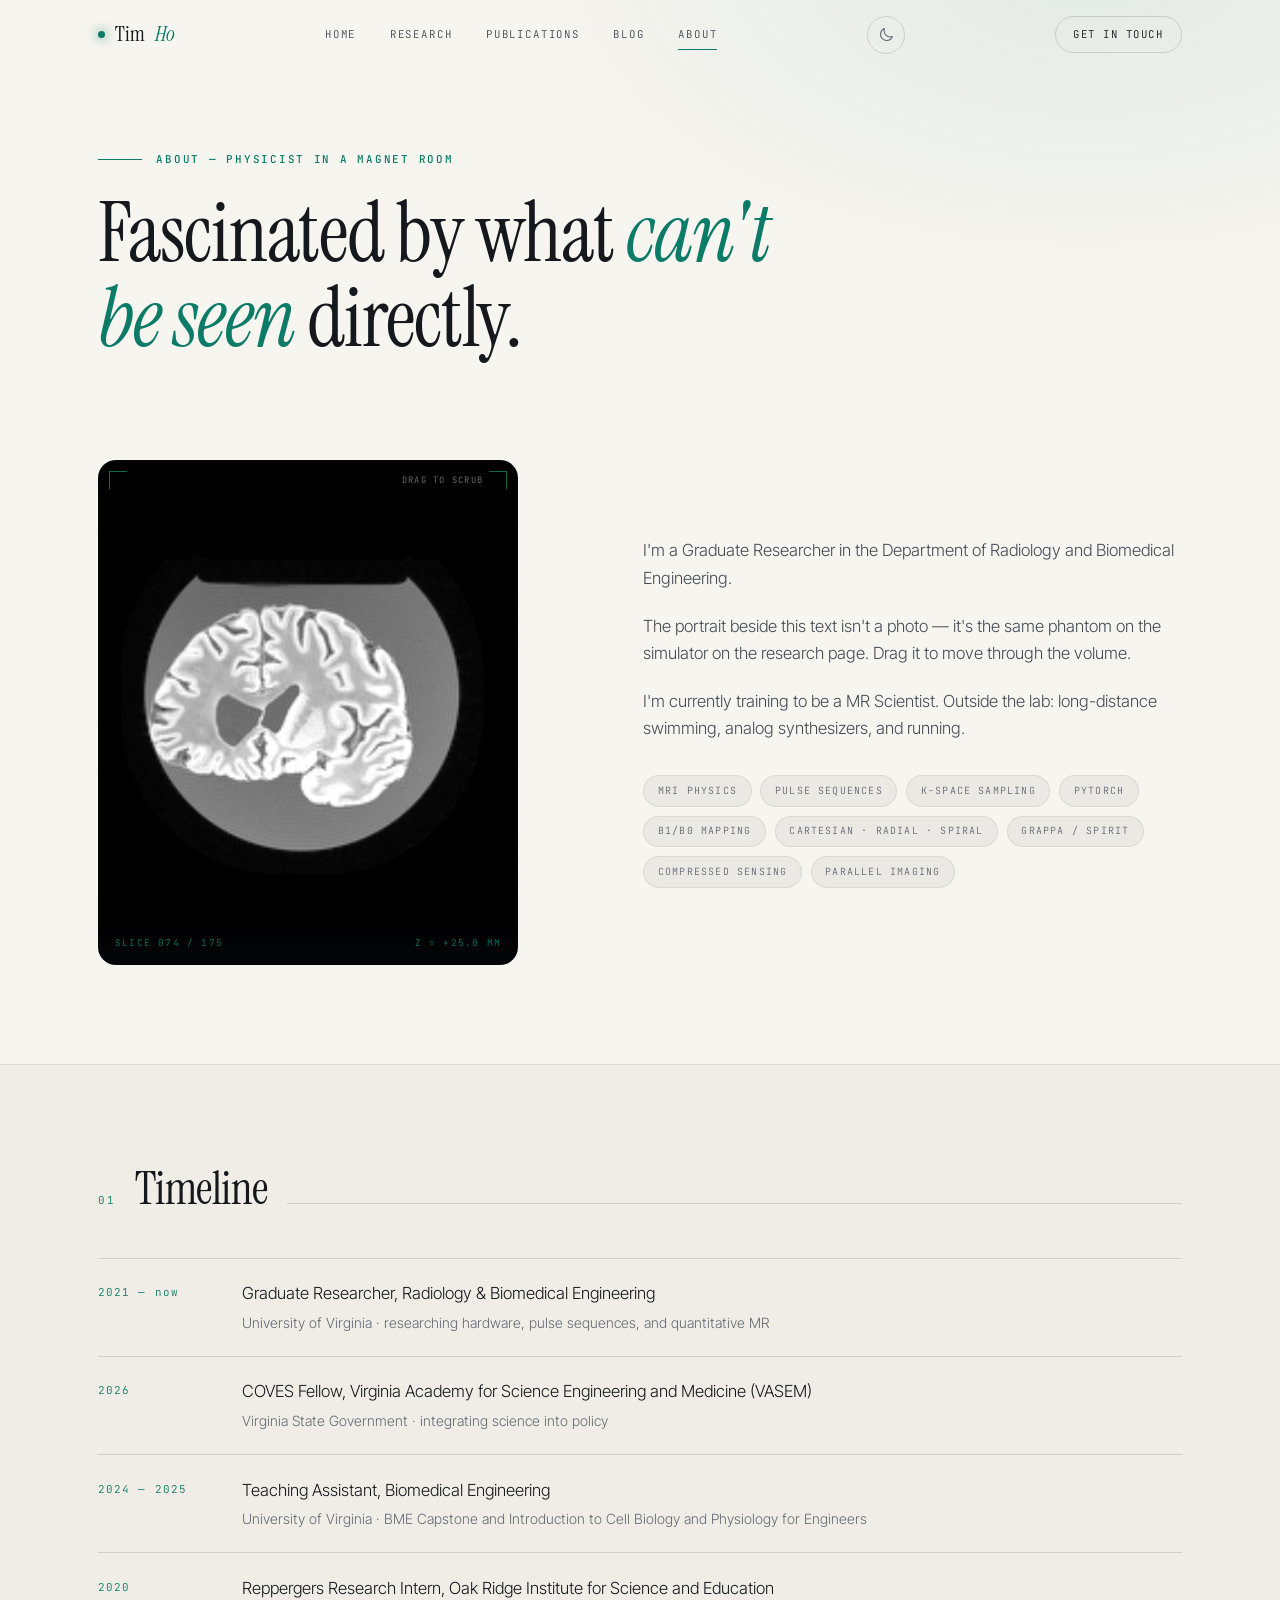
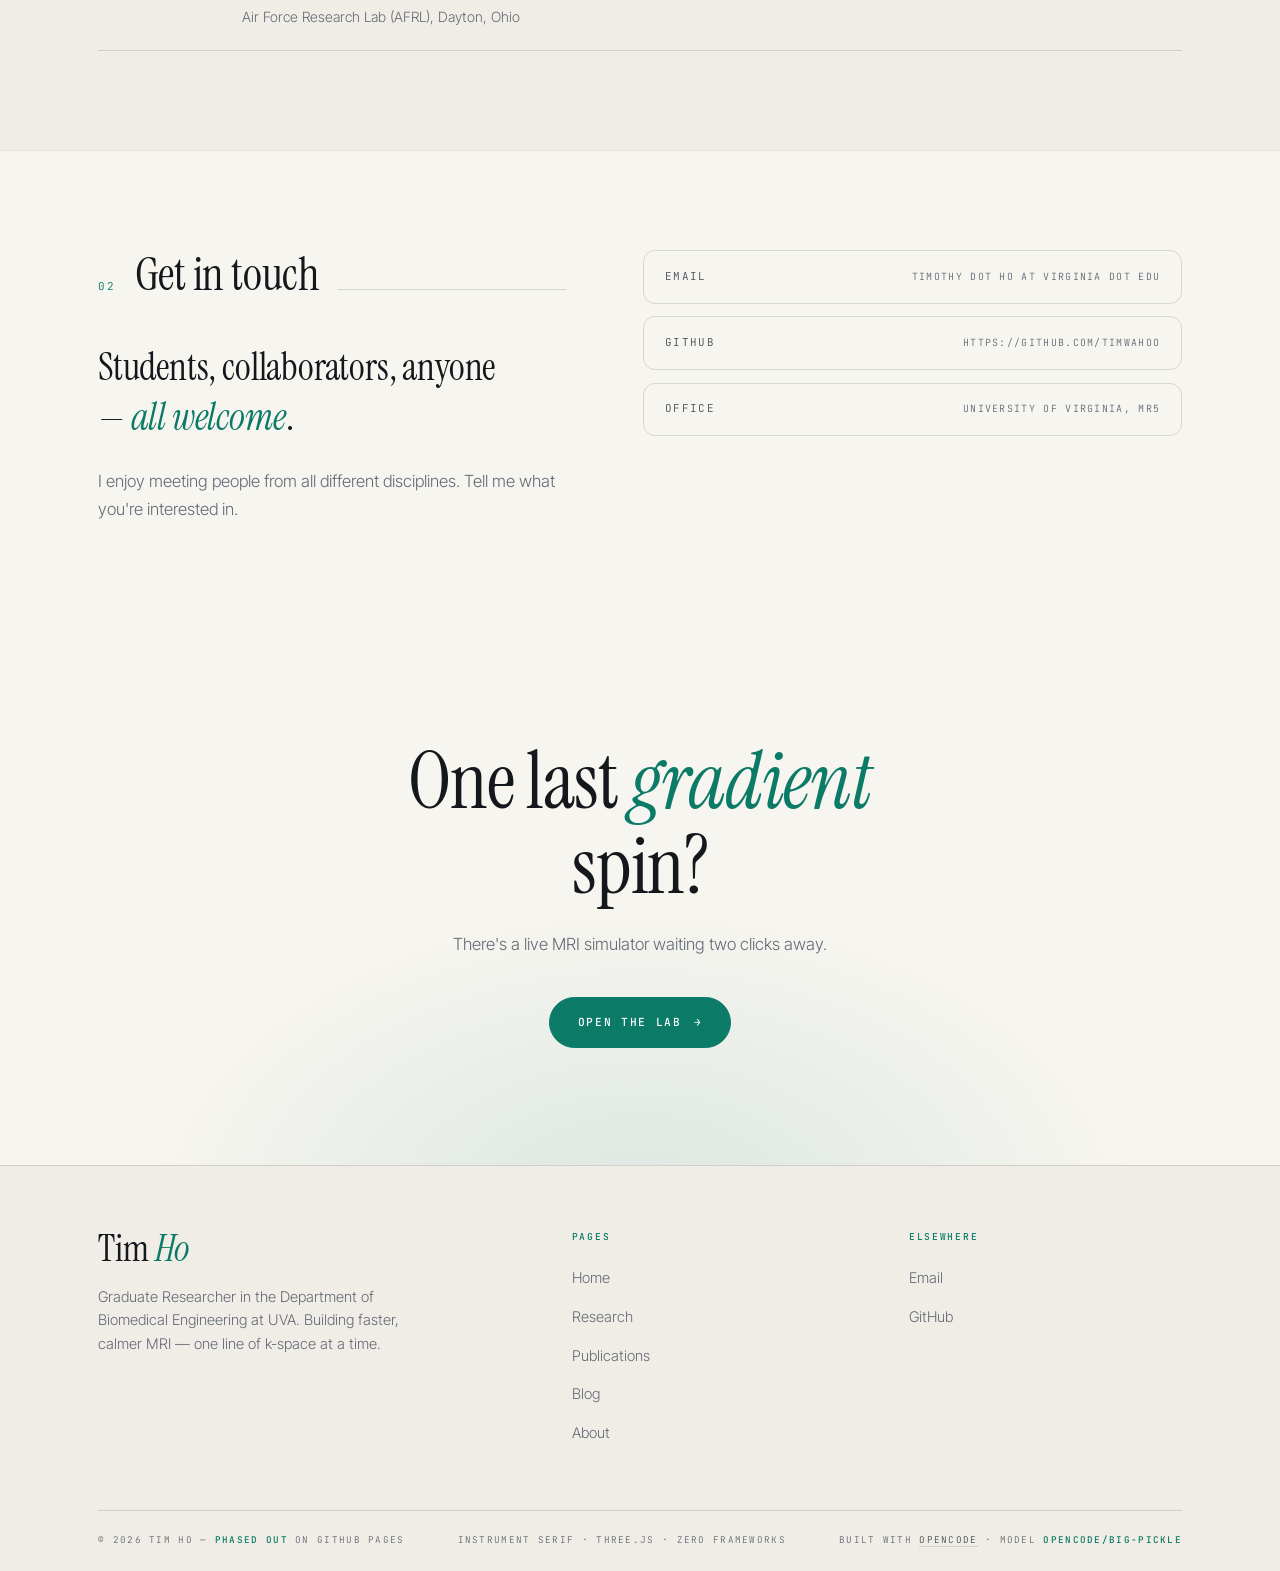
<file: about.html>
<!DOCTYPE html>
<html lang="en">
<head>
  <meta charset="UTF-8" />
  <meta name="viewport" content="width=device-width, initial-scale=1.0" />
  <meta name="color-scheme" content="dark light" />
  <title>Personal site</title>
  <meta name="description" content="A personal website." />
  <meta property="og:title" content="Personal site" />
  <meta property="og:description" content="A personal website." />
  <link rel="icon" href="assets/favicon.svg" type="image/svg+xml" />
  <link rel="preconnect" href="https://fonts.googleapis.com" />
  <link rel="preconnect" href="https://fonts.gstatic.com" crossorigin />
  <link href="https://fonts.googleapis.com/css2?family=Instrument+Serif:ital@0;1&family=Inter+Tight:wght@300;400;500;600&family=JetBrains+Mono:wght@400;500&display=swap" rel="stylesheet" />
  <script>
    /* pick the theme before the first paint — no flash of the wrong mode */
    (function () {
      try {
        var t = localStorage.getItem("site-theme");
        if (t !== "light" && t !== "dark") {
          t = matchMedia("(prefers-color-scheme: light)").matches ? "light" : "dark";
        }
        document.documentElement.dataset.theme = t;
      } catch (e) {
        document.documentElement.dataset.theme = "dark";
      }
    })();
  </script>
  <link rel="stylesheet" href="css/style.css" />
</head>
<body data-page="about">

  <noscript>
    <p class="noscript-note">This site renders its content with JavaScript — please enable it to read along.</p>
  </noscript>

  <div class="scroll-progress"></div>

  <nav class="nav">
    <div class="nav-inner">
      <a class="brand" href="index.html" aria-label="Home">
        <span class="brand-dot"></span>
        <span data-bind="identity.firstName"></span> <em data-bind="identity.lastName"></em>
      </a>
      <div class="nav-links" data-render="nav"></div>
      <button class="theme-toggle" type="button" data-theme-toggle data-feature="themeToggle" aria-label="Switch to day mode" title="Switch to day mode">
        <svg class="i-sun" viewBox="0 0 24 24" fill="none" stroke="currentColor" stroke-width="1.5" stroke-linecap="round" aria-hidden="true">
          <circle cx="12" cy="12" r="4.2"></circle>
          <path d="M12 2.6v2M12 19.4v2M2.6 12h2M19.4 12h2M5.3 5.3l1.4 1.4M17.3 17.3l1.4 1.4M18.7 5.3l-1.4 1.4M6.7 17.3l-1.4 1.4"></path>
        </svg>
        <svg class="i-moon" viewBox="0 0 24 24" fill="none" stroke="currentColor" stroke-width="1.5" stroke-linecap="round" stroke-linejoin="round" aria-hidden="true">
          <path d="M20.4 14.8A8.7 8.7 0 0 1 9.2 3.6a8.7 8.7 0 1 0 11.2 11.2Z"></path>
        </svg>
      </button>
      <a class="nav-cta" data-bind="nav.cta.label nav.cta.href|href" data-require="nav.cta"></a>
      <button class="nav-toggle" aria-label="Menu" aria-expanded="false">
        <span></span><span></span>
      </button>
    </div>
  </nav>

  <header class="page-head">
    <div class="wrap">
      <div class="kicker mono" data-bind="about.kicker"></div>
      <h1 data-bind="about.title|html"></h1>
    </div>
  </header>

  <main>
    <section class="section" style="padding-top: clamp(2rem, 5vh, 3.5rem)">
      <div class="wrap">
        <div class="split" style="align-items: center">
          <div class="portrait rv" data-portrait data-feature="portrait" style="max-width: 420px">
            <canvas aria-label="Axial slice of a 1 mm isotropic MGE brain acquisition, drag to scrub through the volume"></canvas>
            <span class="p-corner c1"></span>
            <span class="p-corner c2"></span>
            <span class="p-hint">drag to scrub</span>
            <div class="p-hud">
              <span data-hud-slice>slice 099 / 175</span>
              <span data-hud-z>z = +0.0 mm</span>
            </div>
          </div>

          <div class="body-text rv" style="--d:0.15s">
            <div data-render="paragraphs:about.paragraphs" data-require="about.paragraphs"></div>

            <div class="toolkit" style="margin-top: 2rem" data-render="toolkit" data-require="about.toolkit"></div>
          </div>
        </div>
      </div>
    </section>

    <section class="section section-soft" data-require="about.timeline.items">
      <div class="wrap">
        <div class="sec-head">
          <span class="idx" data-bind="about.timeline.idx"></span>
          <h2 data-bind="about.timeline.heading"></h2>
          <span class="rule"></span>
        </div>
        <div class="timeline" data-render="timeline"></div>
      </div>
    </section>

    <section class="section" id="contact">
      <div class="wrap">
        <div class="split">
          <div>
            <div class="sec-head">
              <span class="idx" data-bind="about.contact.idx"></span>
              <h2 data-bind="about.contact.heading"></h2>
              <span class="rule"></span>
            </div>
            <p class="lead rv" data-bind="about.contact.lead|html"></p>
            <p class="body-text rv" style="--d:0.1s; margin-top: 1.6rem; color: var(--ink-3); max-width: 46ch" data-bind="about.contact.body"></p>
          </div>
          <div class="contact-list rv" style="--d:0.15s" data-render="contact" data-require="links"></div>
        </div>
      </div>
    </section>

    <section class="cta" data-require="about.cta">
      <div class="wrap">
        <h2 class="rv" data-bind="about.cta.heading|html"></h2>
        <p class="rv" style="--d:0.1s" data-bind="about.cta.sub"></p>
        <a class="btn btn-solid rv" style="--d:0.2s" data-bind="about.cta.action.href|href">
          <span data-bind="about.cta.action.label"></span> <span class="arr">→</span>
        </a>
      </div>
    </section>
  </main>

  <footer>
    <div class="wrap">
      <div class="foot-grid">
        <div class="foot-brand">
          <span data-bind="identity.firstName"></span> <em data-bind="identity.lastName"></em>
          <p data-bind="footer.blurb"></p>
        </div>
        <div class="foot-col" data-require="nav.items">
          <h4>Pages</h4>
          <ul data-render="footerPages"></ul>
        </div>
        <div class="foot-col" data-require="links">
          <h4>Elsewhere</h4>
          <ul data-render="footerLinks"></ul>
        </div>
      </div>
      <div class="foot-bar">
        <span>© <span data-year></span> <span data-bind="identity.fullName"></span> — <b data-bind="footer.note"></b> on GitHub Pages</span>
        <span data-bind="footer.stack"></span>
        <span data-bind="footer.builtWith|html"></span>
      </div>
    </div>
  </footer>

  <script type="module" src="js/personalize.js"></script>
  <script type="module" src="js/site.js"></script>
</body>
</html>
</file>
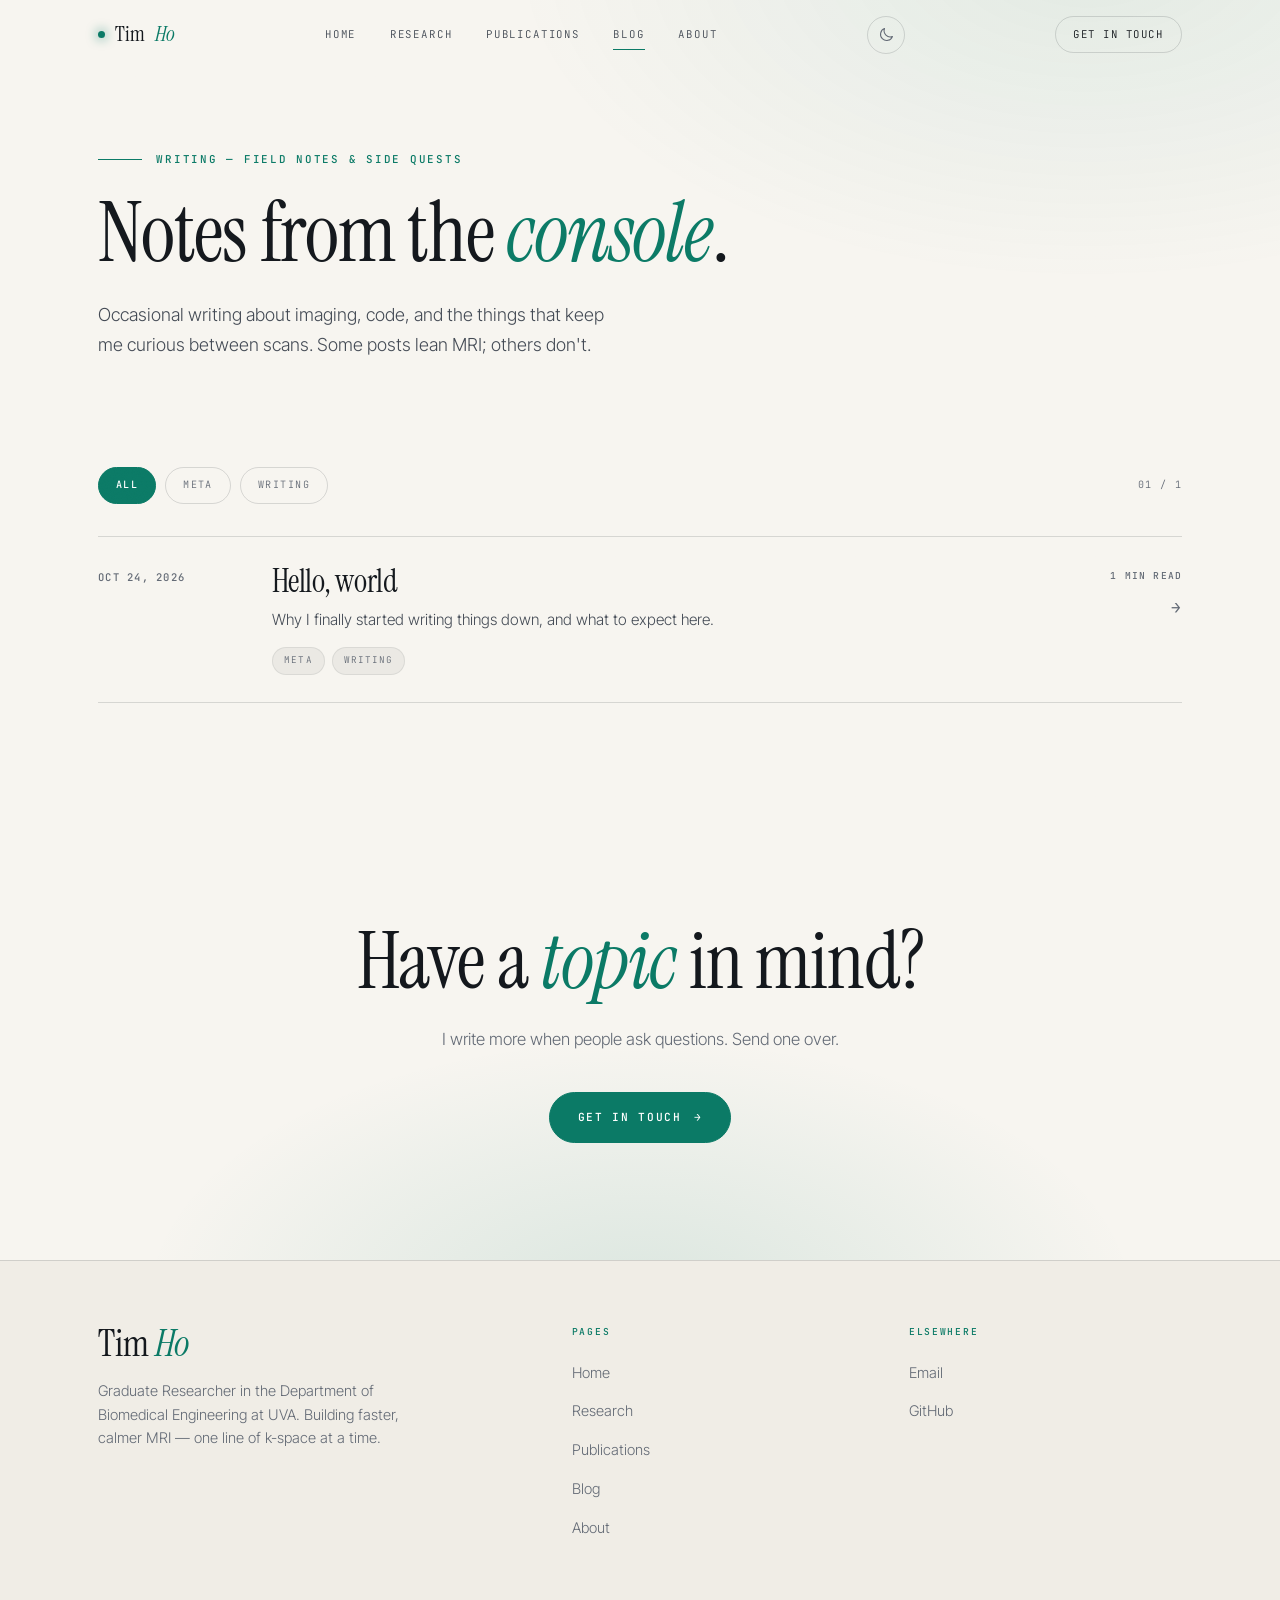
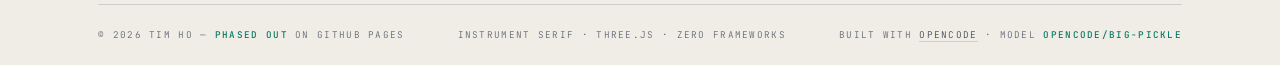
<file: blog.html>
<!DOCTYPE html>
<html lang="en">
<head>
  <meta charset="UTF-8" />
  <meta name="viewport" content="width=device-width, initial-scale=1.0" />
  <meta name="color-scheme" content="dark light" />
  <title>Personal site</title>
  <meta name="description" content="A personal website." />
  <meta property="og:title" content="Personal site" />
  <meta property="og:description" content="A personal website." />
  <meta property="og:type" content="website" />
  <link rel="icon" href="assets/favicon.svg" type="image/svg+xml" />
  <link rel="preconnect" href="https://fonts.googleapis.com" />
  <link rel="preconnect" href="https://fonts.gstatic.com" crossorigin />
  <link href="https://fonts.googleapis.com/css2?family=Instrument+Serif:ital@0;1&family=Inter+Tight:wght@300;400;500;600&family=JetBrains+Mono:wght@400;500&display=swap" rel="stylesheet" />
  <script>
    /* pick the theme before the first paint — no flash of the wrong mode */
    (function () {
      try {
        var t = localStorage.getItem("site-theme");
        if (t !== "light" && t !== "dark") {
          t = matchMedia("(prefers-color-scheme: light)").matches ? "light" : "dark";
        }
        document.documentElement.dataset.theme = t;
      } catch (e) {
        document.documentElement.dataset.theme = "dark";
      }
    })();
  </script>
  <link rel="stylesheet" href="css/style.css" />
</head>
<body data-page="blog">

  <noscript>
    <p class="noscript-note">This site renders its content with JavaScript — please enable it to read along.</p>
  </noscript>

  <div class="scroll-progress"></div>

  <nav class="nav">
    <div class="nav-inner">
      <a class="brand" href="index.html" aria-label="Home">
        <span class="brand-dot"></span>
        <span data-bind="identity.firstName"></span> <em data-bind="identity.lastName"></em>
      </a>
      <div class="nav-links" data-render="nav"></div>
      <button class="theme-toggle" type="button" data-theme-toggle data-feature="themeToggle" aria-label="Switch to day mode" title="Switch to day mode">
        <svg class="i-sun" viewBox="0 0 24 24" fill="none" stroke="currentColor" stroke-width="1.5" stroke-linecap="round" aria-hidden="true">
          <circle cx="12" cy="12" r="4.2"></circle>
          <path d="M12 2.6v2M12 19.4v2M2.6 12h2M19.4 12h2M5.3 5.3l1.4 1.4M17.3 17.3l1.4 1.4M18.7 5.3l-1.4 1.4M6.7 17.3l-1.4 1.4"></path>
        </svg>
        <svg class="i-moon" viewBox="0 0 24 24" fill="none" stroke="currentColor" stroke-width="1.5" stroke-linecap="round" stroke-linejoin="round" aria-hidden="true">
          <path d="M20.4 14.8A8.7 8.7 0 0 1 9.2 3.6a8.7 8.7 0 1 0 11.2 11.2Z"></path>
        </svg>
      </button>
      <a class="nav-cta" data-bind="nav.cta.label nav.cta.href|href" data-require="nav.cta"></a>
      <button class="nav-toggle" aria-label="Menu" aria-expanded="false">
        <span></span><span></span>
      </button>
    </div>
  </nav>

  <header class="page-head">
    <div class="wrap">
      <div class="kicker mono" data-bind="blog.kicker"></div>
      <h1 data-bind="blog.title|html"></h1>
      <p class="page-sub" data-bind="blog.sub"></p>
    </div>
  </header>

  <main>
    <section class="section" style="padding-top: clamp(2.5rem, 6vh, 4rem)">
      <div class="wrap">
        <div class="filters rv" data-blog-filters>
          <div class="filters" style="margin-bottom: 0; gap: 0.6rem" data-blog-tags role="group" aria-label="Filter posts by tag" hidden></div>
          <span class="filter-count" data-blog-count aria-live="polite"></span>
        </div>

        <div class="post-list" data-blog-list>
          <p class="post-loading">Loading writing…</p>
        </div>

        <p class="post-empty rv" data-blog-empty hidden data-bind="blog.empty"></p>
      </div>
    </section>

    <section class="cta" data-require="blog.cta blog.posts">
      <div class="wrap">
        <h2 class="rv" data-bind="blog.cta.heading|html"></h2>
        <p class="rv" style="--d:0.1s" data-bind="blog.cta.sub"></p>
        <a class="btn btn-solid rv" style="--d:0.2s" data-bind="blog.cta.action.href|href">
          <span data-bind="blog.cta.action.label"></span> <span class="arr">→</span>
        </a>
      </div>
    </section>
  </main>

  <footer>
    <div class="wrap">
      <div class="foot-grid">
        <div class="foot-brand">
          <span data-bind="identity.firstName"></span> <em data-bind="identity.lastName"></em>
          <p data-bind="footer.blurb"></p>
        </div>
        <div class="foot-col" data-require="nav.items">
          <h4>Pages</h4>
          <ul data-render="footerPages"></ul>
        </div>
        <div class="foot-col" data-require="links">
          <h4>Elsewhere</h4>
          <ul data-render="footerLinks"></ul>
        </div>
      </div>
      <div class="foot-bar">
        <span>© <span data-year></span> <span data-bind="identity.fullName"></span> — <b data-bind="footer.note"></b> on GitHub Pages</span>
        <span data-bind="footer.stack"></span>
        <span data-bind="footer.builtWith|html"></span>
      </div>
    </div>
  </footer>

  <script type="module" src="js/personalize.js"></script>
  <script type="module" src="js/site.js"></script>
  <script type="module" src="js/blog.js"></script>
</body>
</html>
</file>
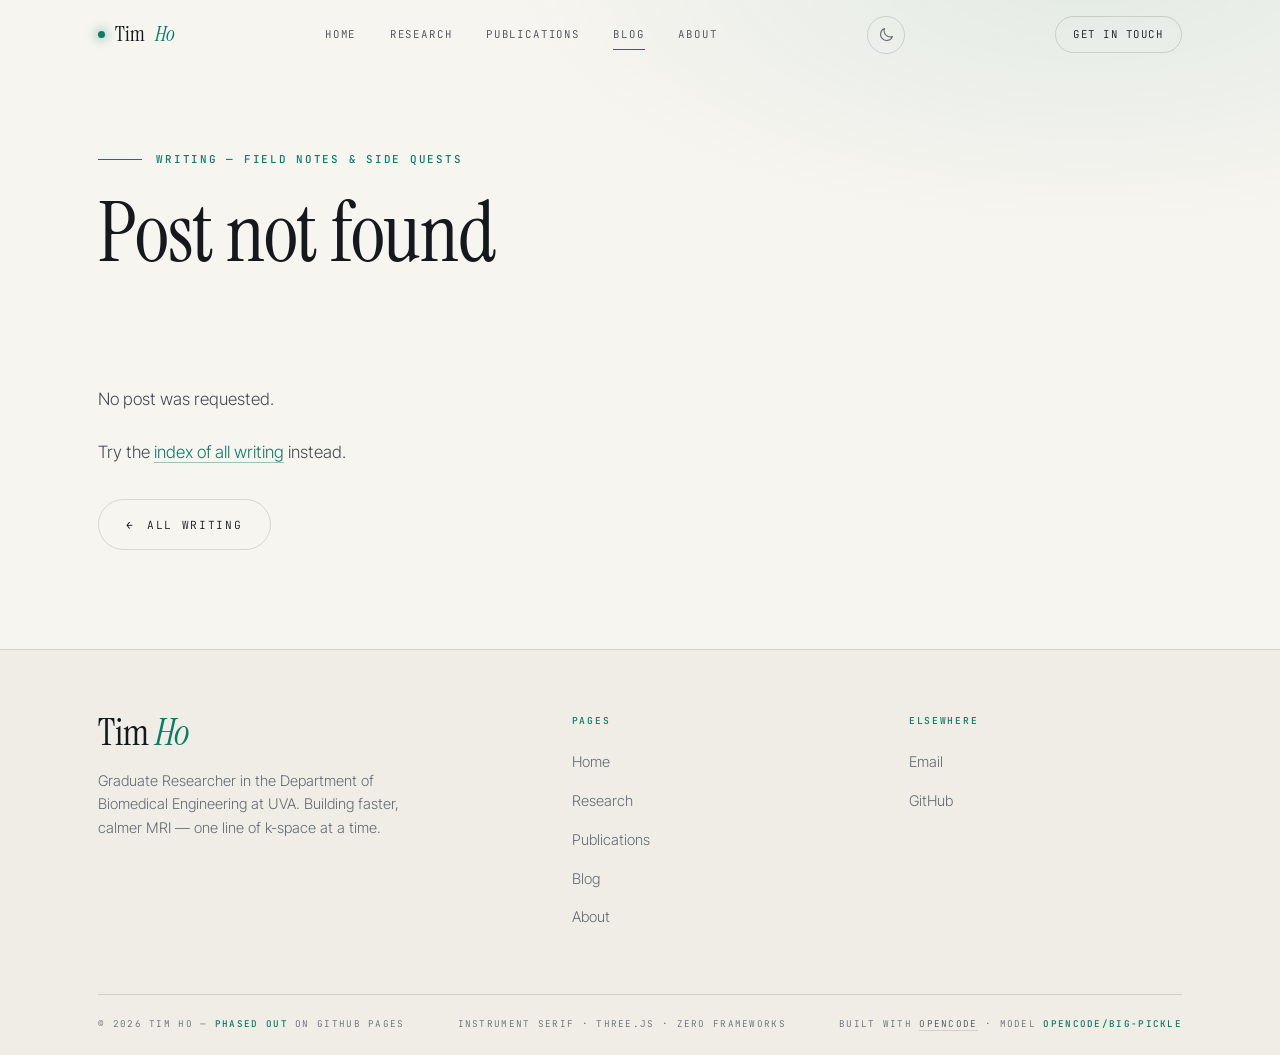
<file: post.html>
<!DOCTYPE html>
<html lang="en">
<head>
  <meta charset="UTF-8" />
  <meta name="viewport" content="width=device-width, initial-scale=1.0" />
  <meta name="color-scheme" content="dark light" />
  <title>Personal site</title>
  <meta name="description" content="A personal website." />
  <meta property="og:title" content="Personal site" />
  <meta property="og:description" content="A personal website." />
  <meta property="og:type" content="article" />
  <link rel="icon" href="assets/favicon.svg" type="image/svg+xml" />
  <link rel="preconnect" href="https://fonts.googleapis.com" />
  <link rel="preconnect" href="https://fonts.gstatic.com" crossorigin />
  <link href="https://fonts.googleapis.com/css2?family=Instrument+Serif:ital@0;1&family=Inter+Tight:wght@300;400;500;600&family=JetBrains+Mono:wght@400;500&display=swap" rel="stylesheet" />
  <script>
    /* pick the theme before the first paint — no flash of the wrong mode */
    (function () {
      try {
        var t = localStorage.getItem("site-theme");
        if (t !== "light" && t !== "dark") {
          t = matchMedia("(prefers-color-scheme: light)").matches ? "light" : "dark";
        }
        document.documentElement.dataset.theme = t;
      } catch (e) {
        document.documentElement.dataset.theme = "dark";
      }
    })();
  </script>
  <link rel="stylesheet" href="css/style.css" />
</head>
<body data-page="blog">

  <noscript>
    <p class="noscript-note">This site renders its content with JavaScript — please enable it to read along.</p>
  </noscript>

  <div class="scroll-progress"></div>

  <nav class="nav">
    <div class="nav-inner">
      <a class="brand" href="index.html" aria-label="Home">
        <span class="brand-dot"></span>
        <span data-bind="identity.firstName"></span> <em data-bind="identity.lastName"></em>
      </a>
      <div class="nav-links" data-render="nav"></div>
      <button class="theme-toggle" type="button" data-theme-toggle data-feature="themeToggle" aria-label="Switch to day mode" title="Switch to day mode">
        <svg class="i-sun" viewBox="0 0 24 24" fill="none" stroke="currentColor" stroke-width="1.5" stroke-linecap="round" aria-hidden="true">
          <circle cx="12" cy="12" r="4.2"></circle>
          <path d="M12 2.6v2M12 19.4v2M2.6 12h2M19.4 12h2M5.3 5.3l1.4 1.4M17.3 17.3l1.4 1.4M18.7 5.3l-1.4 1.4M6.7 17.3l-1.4 1.4"></path>
        </svg>
        <svg class="i-moon" viewBox="0 0 24 24" fill="none" stroke="currentColor" stroke-width="1.5" stroke-linecap="round" stroke-linejoin="round" aria-hidden="true">
          <path d="M20.4 14.8A8.7 8.7 0 0 1 9.2 3.6a8.7 8.7 0 1 0 11.2 11.2Z"></path>
        </svg>
      </button>
      <a class="nav-cta" data-bind="nav.cta.label nav.cta.href|href" data-require="nav.cta"></a>
      <button class="nav-toggle" aria-label="Menu" aria-expanded="false">
        <span></span><span></span>
      </button>
    </div>
  </nav>

  <header class="page-head post-head">
    <div class="wrap">
      <div class="kicker mono" data-post-kicker></div>
      <h1 data-post-title></h1>
      <div class="post-meta mono" data-post-meta>
        <span data-post-date></span>
        <span class="post-dot" aria-hidden="true">·</span>
        <span data-post-read></span>
      </div>
      <div class="post-tags" data-post-tags hidden></div>
      <div class="post-readout" data-post-readout hidden></div>
    </div>
  </header>

  <main>
    <section class="section" style="padding-top: clamp(2.5rem, 6vh, 4rem)">
      <div class="wrap">
        <article class="post" data-post>
          <div class="post-body" data-post-body>
            <p class="post-loading">Loading post…</p>
          </div>

          <nav class="post-nav" data-post-nav hidden aria-label="More posts"></nav>

          <p class="post-back">
            <a class="btn btn-ghost" href="blog.html"><span class="arr">←</span> All writing</a>
          </p>
        </article>
      </div>
    </section>
  </main>

  <footer>
    <div class="wrap">
      <div class="foot-grid">
        <div class="foot-brand">
          <span data-bind="identity.firstName"></span> <em data-bind="identity.lastName"></em>
          <p data-bind="footer.blurb"></p>
        </div>
        <div class="foot-col" data-require="nav.items">
          <h4>Pages</h4>
          <ul data-render="footerPages"></ul>
        </div>
        <div class="foot-col" data-require="links">
          <h4>Elsewhere</h4>
          <ul data-render="footerLinks"></ul>
        </div>
      </div>
      <div class="foot-bar">
        <span>© <span data-year></span> <span data-bind="identity.fullName"></span> — <b data-bind="footer.note"></b> on GitHub Pages</span>
        <span data-bind="footer.stack"></span>
        <span data-bind="footer.builtWith|html"></span>
      </div>
    </div>
  </footer>

  <script type="module" src="js/personalize.js"></script>
  <script type="module" src="js/site.js"></script>
  <script type="module" src="js/blog.js"></script>
</body>
</html>
</file>
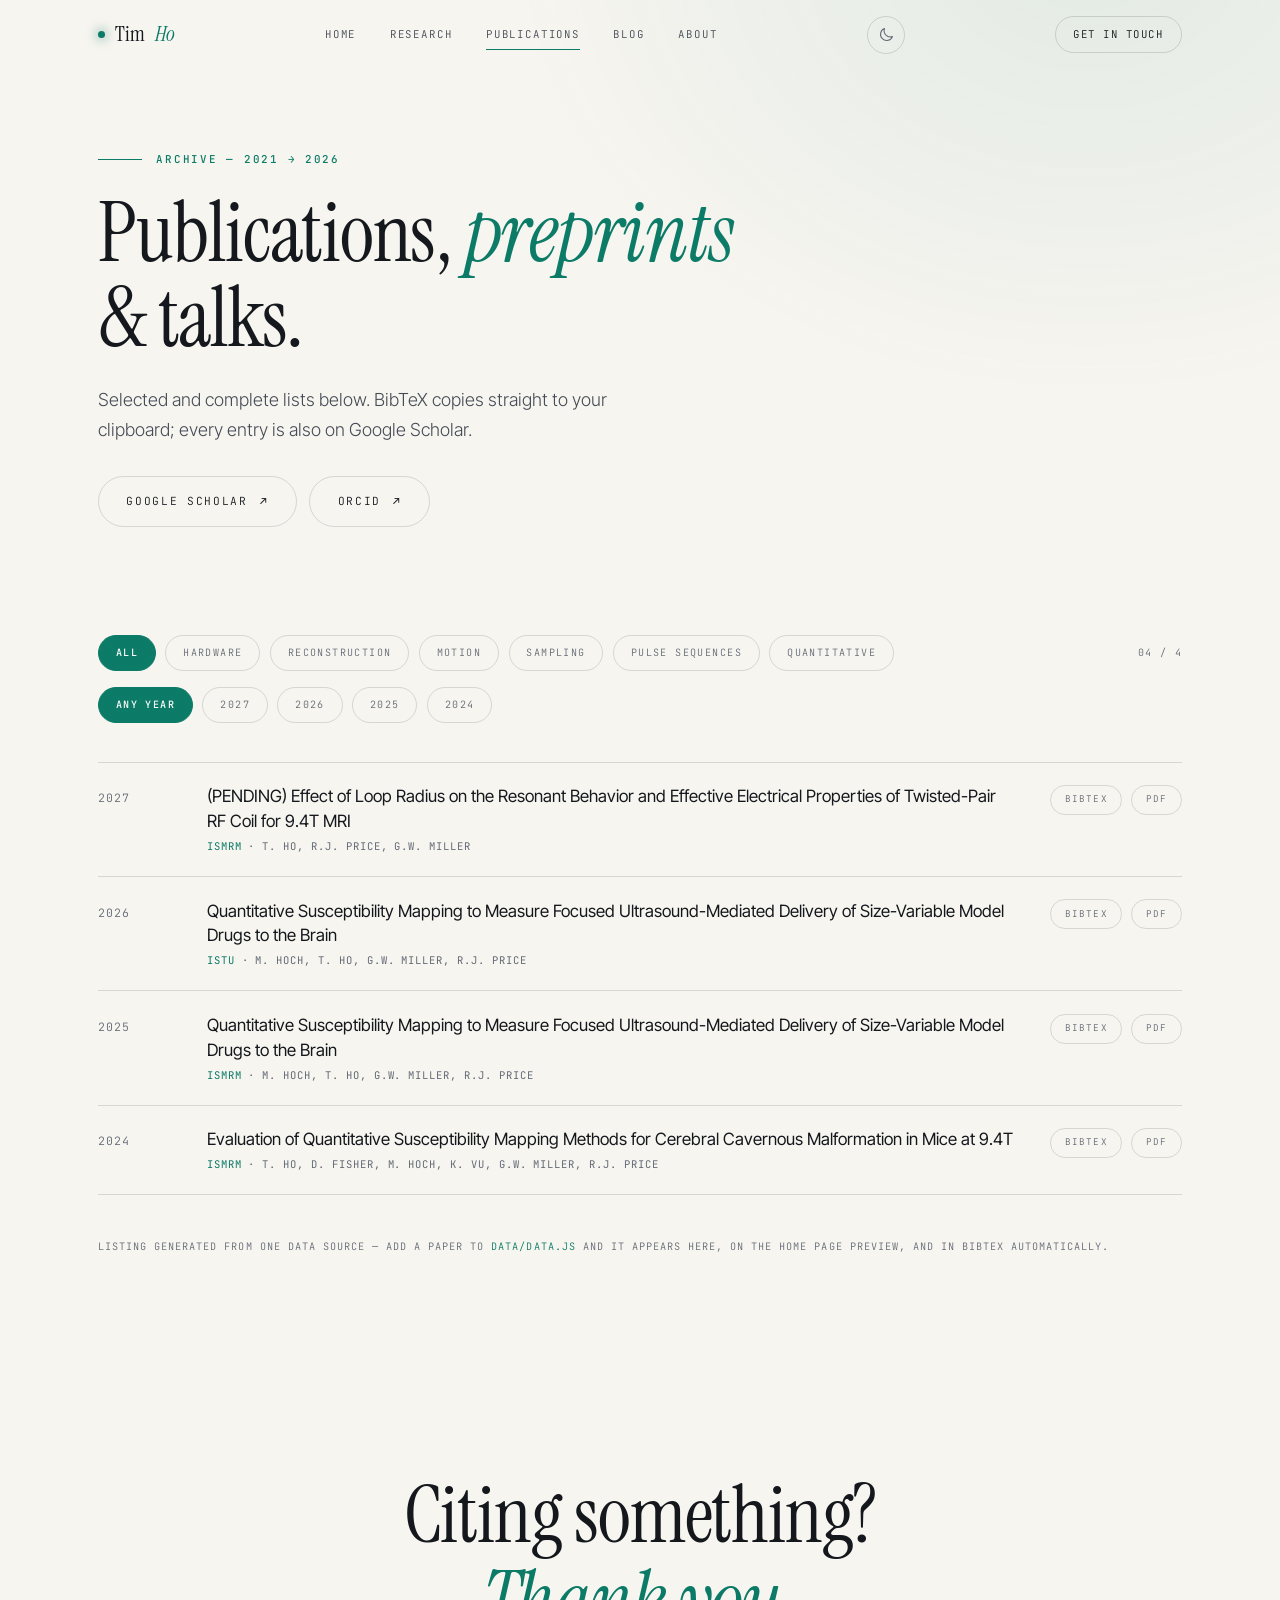
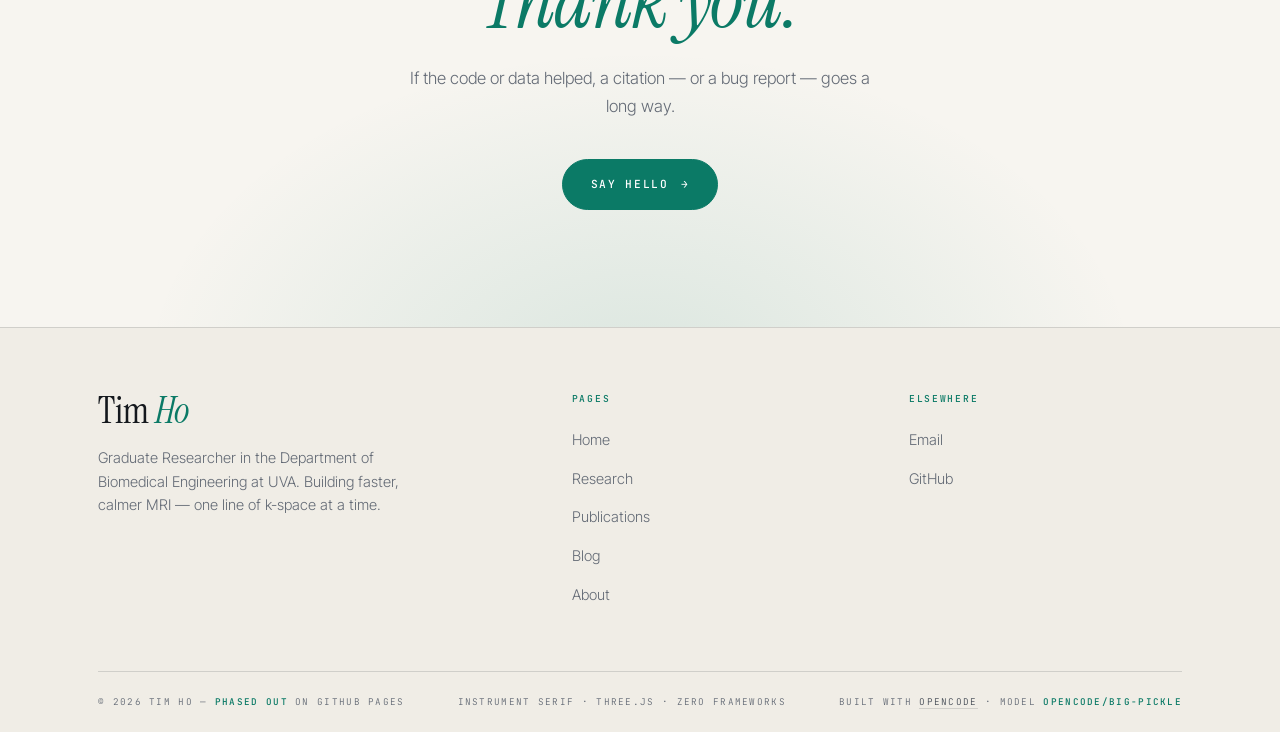
<file: publications.html>
<!DOCTYPE html>
<html lang="en">
<head>
  <meta charset="UTF-8" />
  <meta name="viewport" content="width=device-width, initial-scale=1.0" />
  <meta name="color-scheme" content="dark light" />
  <title>Personal site</title>
  <meta name="description" content="A personal website." />
  <meta property="og:title" content="Personal site" />
  <meta property="og:description" content="A personal website." />
  <link rel="icon" href="assets/favicon.svg" type="image/svg+xml" />
  <link rel="preconnect" href="https://fonts.googleapis.com" />
  <link rel="preconnect" href="https://fonts.gstatic.com" crossorigin />
  <link href="https://fonts.googleapis.com/css2?family=Instrument+Serif:ital@0;1&family=Inter+Tight:wght@300;400;500;600&family=JetBrains+Mono:wght@400;500&display=swap" rel="stylesheet" />
  <script>
    /* pick the theme before the first paint — no flash of the wrong mode */
    (function () {
      try {
        var t = localStorage.getItem("site-theme");
        if (t !== "light" && t !== "dark") {
          t = matchMedia("(prefers-color-scheme: light)").matches ? "light" : "dark";
        }
        document.documentElement.dataset.theme = t;
      } catch (e) {
        document.documentElement.dataset.theme = "dark";
      }
    })();
  </script>
  <link rel="stylesheet" href="css/style.css" />
</head>
<body data-page="publications">

  <noscript>
    <p class="noscript-note">This site renders its content with JavaScript — please enable it to read along.</p>
  </noscript>

  <div class="scroll-progress"></div>

  <nav class="nav">
    <div class="nav-inner">
      <a class="brand" href="index.html" aria-label="Home">
        <span class="brand-dot"></span>
        <span data-bind="identity.firstName"></span> <em data-bind="identity.lastName"></em>
      </a>
      <div class="nav-links" data-render="nav"></div>
      <button class="theme-toggle" type="button" data-theme-toggle data-feature="themeToggle" aria-label="Switch to day mode" title="Switch to day mode">
        <svg class="i-sun" viewBox="0 0 24 24" fill="none" stroke="currentColor" stroke-width="1.5" stroke-linecap="round" aria-hidden="true">
          <circle cx="12" cy="12" r="4.2"></circle>
          <path d="M12 2.6v2M12 19.4v2M2.6 12h2M19.4 12h2M5.3 5.3l1.4 1.4M17.3 17.3l1.4 1.4M18.7 5.3l-1.4 1.4M6.7 17.3l-1.4 1.4"></path>
        </svg>
        <svg class="i-moon" viewBox="0 0 24 24" fill="none" stroke="currentColor" stroke-width="1.5" stroke-linecap="round" stroke-linejoin="round" aria-hidden="true">
          <path d="M20.4 14.8A8.7 8.7 0 0 1 9.2 3.6a8.7 8.7 0 1 0 11.2 11.2Z"></path>
        </svg>
      </button>
      <a class="nav-cta" data-bind="nav.cta.label nav.cta.href|href" data-require="nav.cta"></a>
      <button class="nav-toggle" aria-label="Menu" aria-expanded="false">
        <span></span><span></span>
      </button>
    </div>
  </nav>

  <header class="page-head">
    <div class="wrap">
      <div class="kicker mono" data-bind="publications.kicker"></div>
      <h1 data-bind="publications.title|html"></h1>
      <p class="page-sub" data-bind="publications.sub"></p>
      <div style="margin-top: 2rem; display: flex; gap: 0.8rem; flex-wrap: wrap" data-render="pageLinks" data-require="publications.links"></div>
    </div>
  </header>

  <main>
    <section class="section" style="padding-top: clamp(2.5rem, 6vh, 4rem)">
      <div class="wrap">
        <div class="filters rv" data-require="publications.items">
          <div class="filters" style="margin-bottom: 0; gap: 0.6rem" data-filters></div>
          <span class="filter-count" data-pub-count></span>
        </div>
        <div class="filters rv" data-year-filter style="margin-top: -1rem" data-require="publications.items"></div>

        <div class="pubs" data-pub-list style="margin-top: 2.4rem" data-require="publications.items"></div>

        <p class="rv" data-pub-empty hidden style="margin-top: 1.2rem; color: var(--ink-3)">
          Nothing published yet — add an entry to
          <span style="color: var(--acc)">data/data.js</span> and it shows up here, on the
          home page preview, and in BibTeX automatically.
        </p>

        <p class="rv" style="margin-top: 2.6rem; font-family: var(--mono); font-size: 0.64rem; letter-spacing: 0.1em; color: var(--ink-3); text-transform: uppercase; line-height: 2">
          Listing generated from one data source — add a paper to
          <span style="color: var(--acc)">data/data.js</span> and it appears here, on the
          home page preview, and in BibTeX automatically.
        </p>
      </div>
    </section>

    <section class="cta" data-require="publications.cta">
      <div class="wrap">
        <h2 class="rv" data-bind="publications.cta.heading|html"></h2>
        <p class="rv" style="--d:0.1s" data-bind="publications.cta.sub"></p>
        <a class="btn btn-solid rv" style="--d:0.2s" data-bind="publications.cta.action.href|href">
          <span data-bind="publications.cta.action.label"></span> <span class="arr">→</span>
        </a>
      </div>
    </section>
  </main>

  <footer>
    <div class="wrap">
      <div class="foot-grid">
        <div class="foot-brand">
          <span data-bind="identity.firstName"></span> <em data-bind="identity.lastName"></em>
          <p data-bind="footer.blurb"></p>
        </div>
        <div class="foot-col" data-require="nav.items">
          <h4>Pages</h4>
          <ul data-render="footerPages"></ul>
        </div>
        <div class="foot-col" data-require="links">
          <h4>Elsewhere</h4>
          <ul data-render="footerLinks"></ul>
        </div>
      </div>
      <div class="foot-bar">
        <span>© <span data-year></span> <span data-bind="identity.fullName"></span> — <b data-bind="footer.note"></b> on GitHub Pages</span>
        <span data-bind="footer.stack"></span>
        <span data-bind="footer.builtWith|html"></span>
      </div>
    </div>
  </footer>

  <script type="module" src="js/personalize.js"></script>
  <script type="module" src="js/site.js"></script>
  <script type="module" src="js/publications.js"></script>
</body>
</html>
</file>
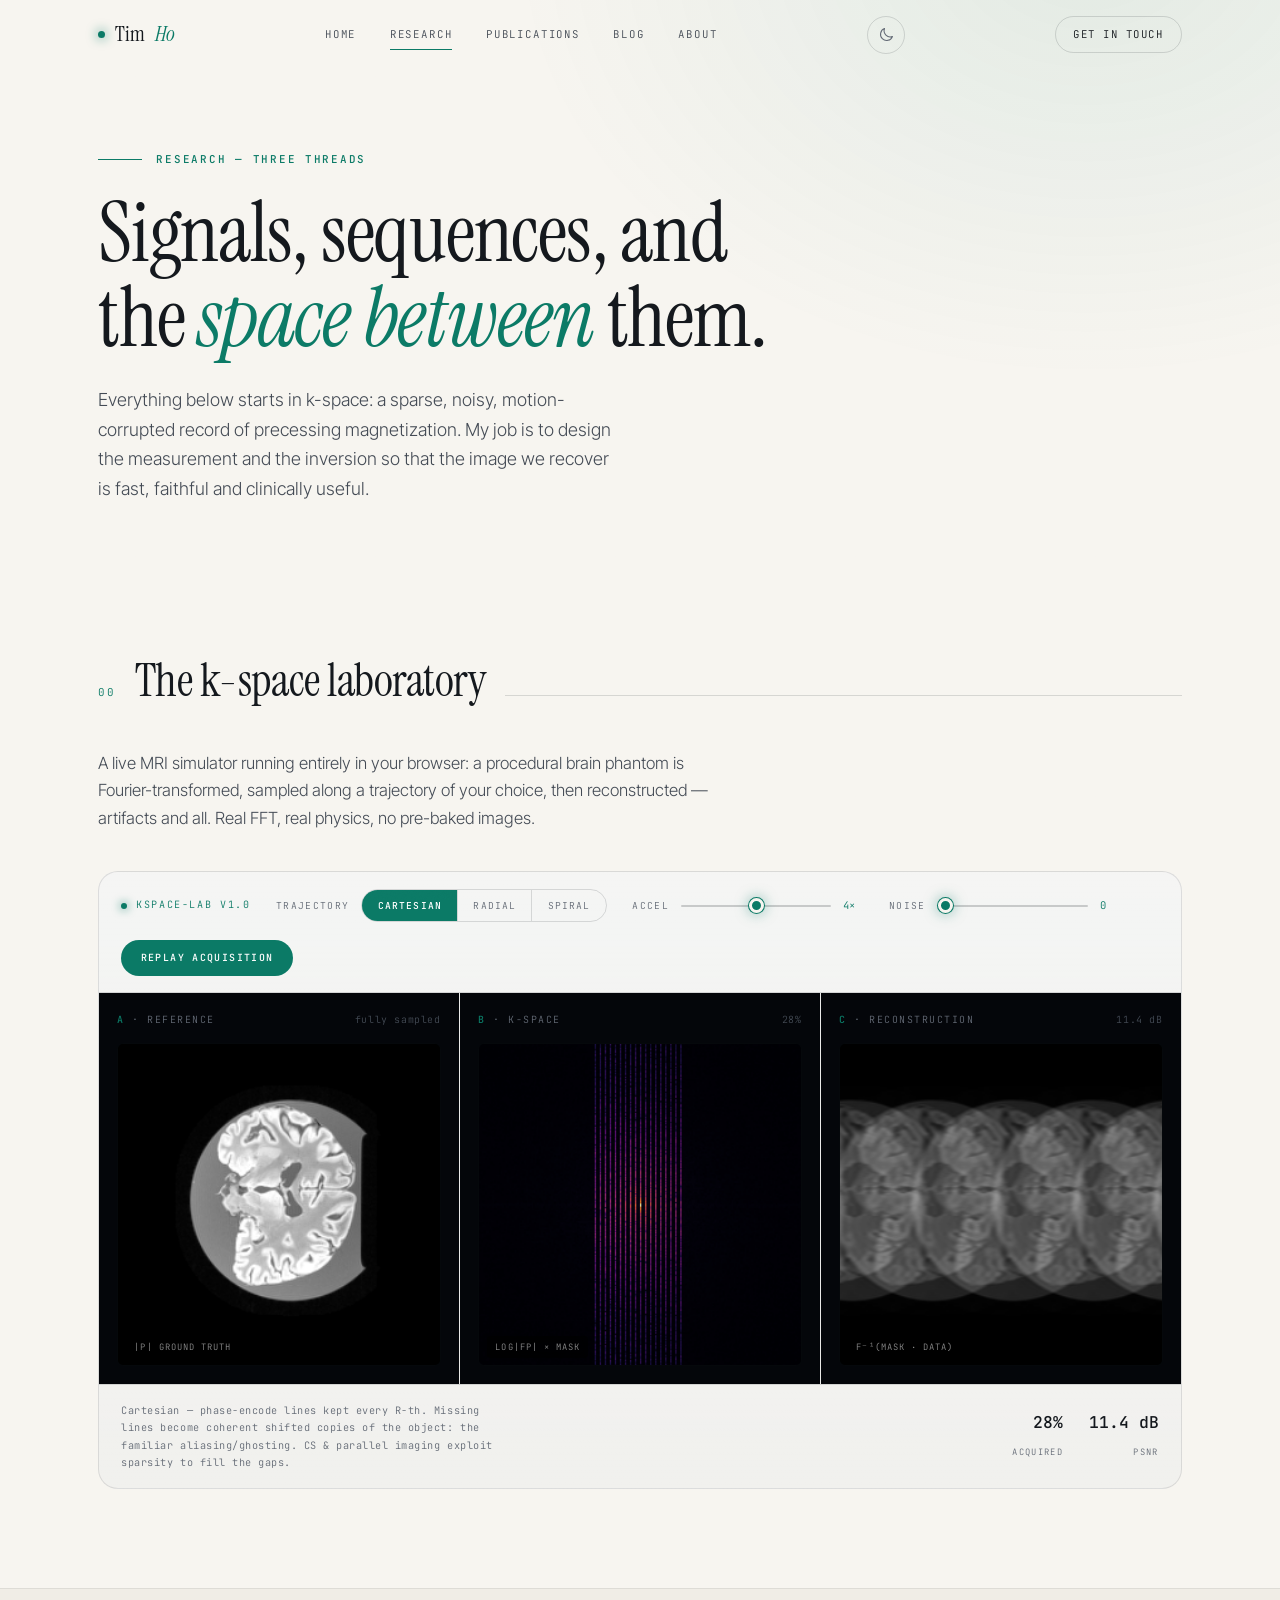
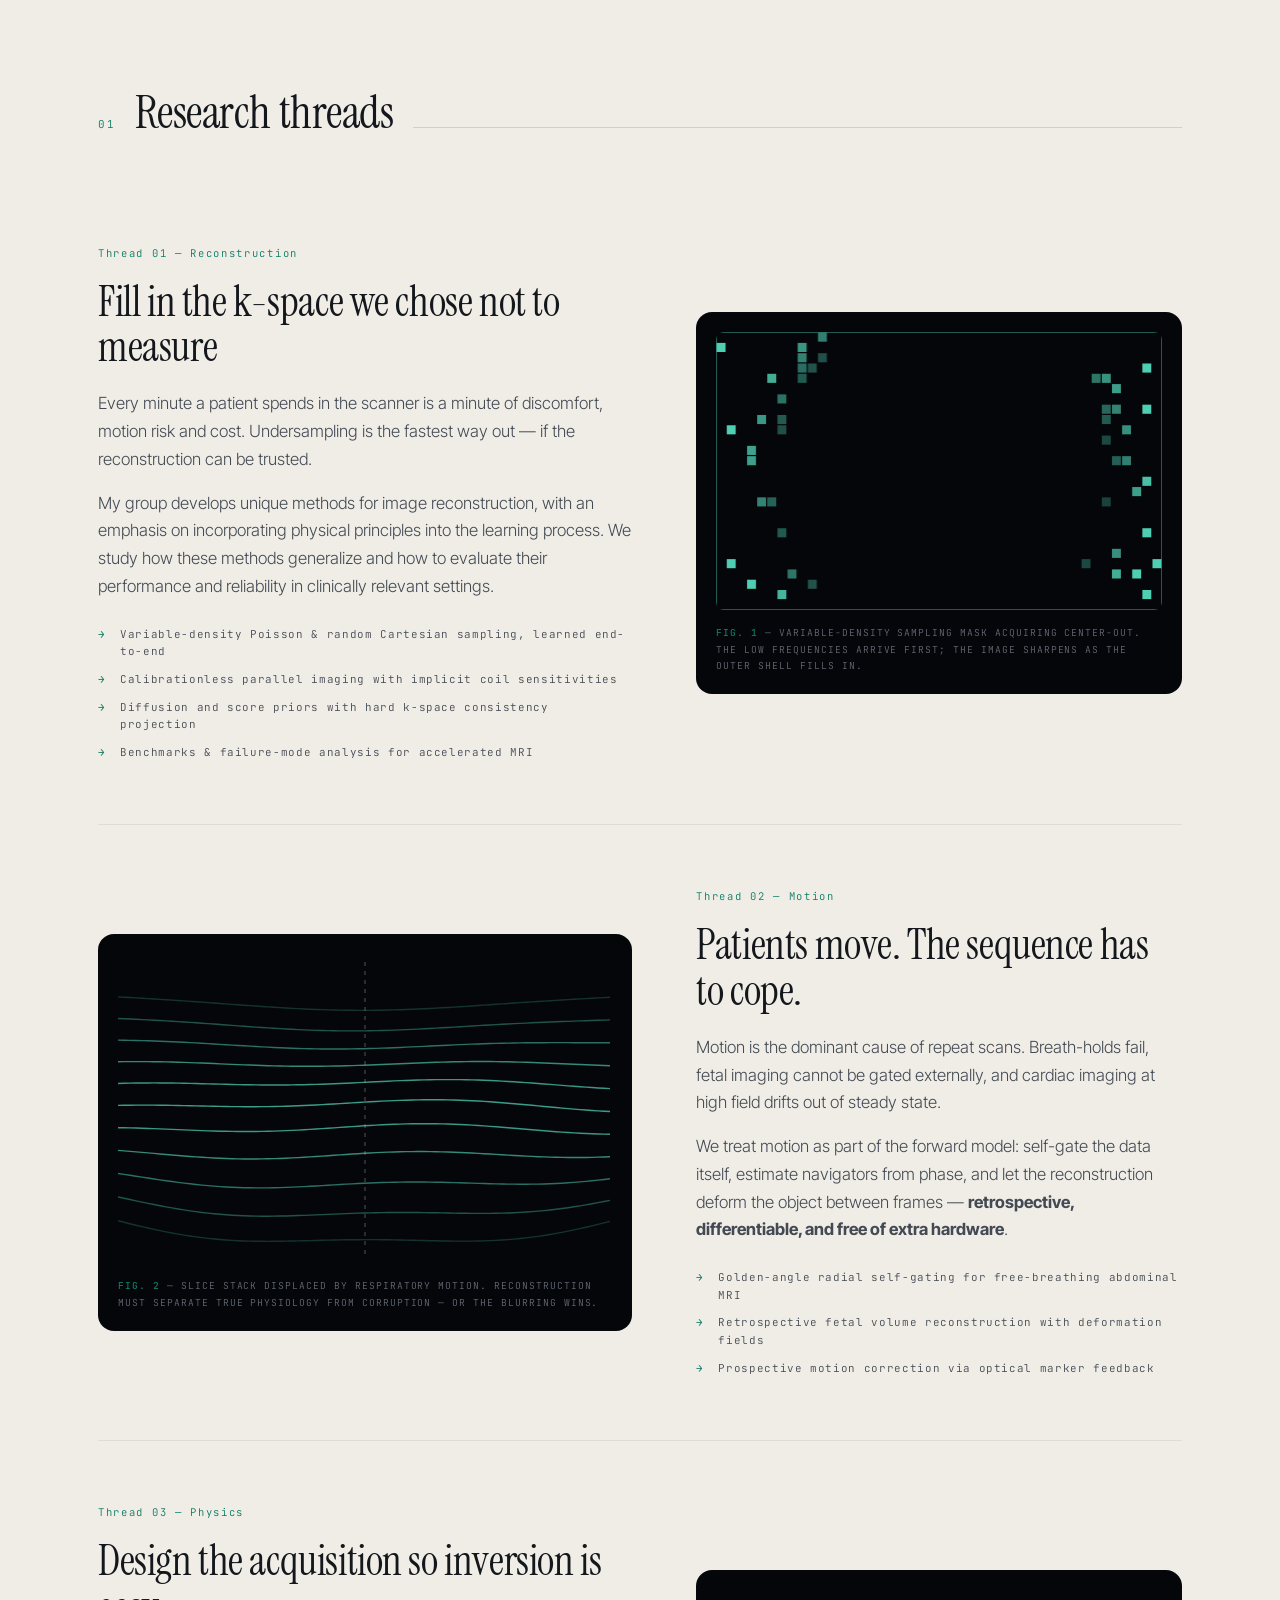
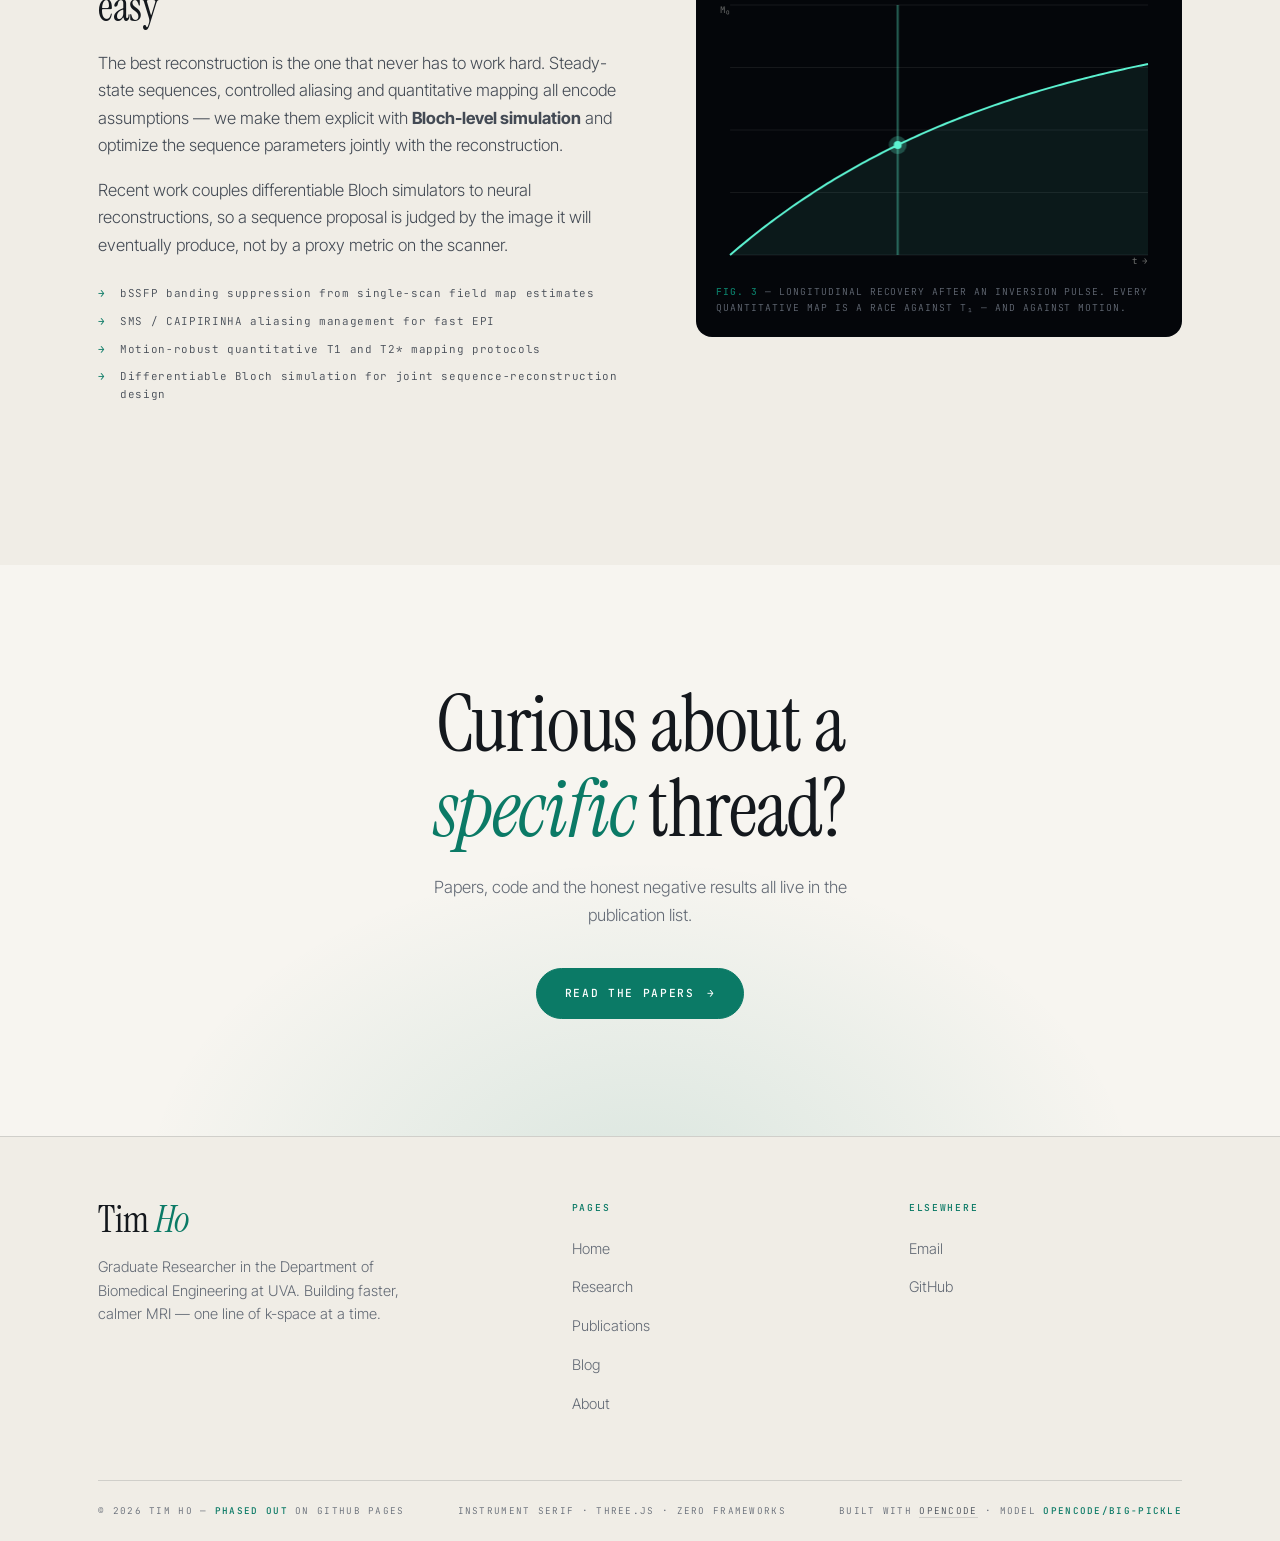
<file: research.html>
<!DOCTYPE html>
<html lang="en">
<head>
  <meta charset="UTF-8" />
  <meta name="viewport" content="width=device-width, initial-scale=1.0" />
  <meta name="color-scheme" content="dark light" />
  <title>Personal site</title>
  <meta name="description" content="A personal website." />
  <meta property="og:title" content="Personal site" />
  <meta property="og:description" content="A personal website." />
  <link rel="icon" href="assets/favicon.svg" type="image/svg+xml" />
  <link rel="preconnect" href="https://fonts.googleapis.com" />
  <link rel="preconnect" href="https://fonts.gstatic.com" crossorigin />
  <link href="https://fonts.googleapis.com/css2?family=Instrument+Serif:ital@0;1&family=Inter+Tight:wght@300;400;500;600&family=JetBrains+Mono:wght@400;500&display=swap" rel="stylesheet" />
  <script>
    /* pick the theme before the first paint — no flash of the wrong mode */
    (function () {
      try {
        var t = localStorage.getItem("site-theme");
        if (t !== "light" && t !== "dark") {
          t = matchMedia("(prefers-color-scheme: light)").matches ? "light" : "dark";
        }
        document.documentElement.dataset.theme = t;
      } catch (e) {
        document.documentElement.dataset.theme = "dark";
      }
    })();
  </script>
  <link rel="stylesheet" href="css/style.css" />
</head>
<body data-page="research">

  <noscript>
    <p class="noscript-note">This site renders its content with JavaScript — please enable it to read along.</p>
  </noscript>

  <div class="scroll-progress"></div>

  <nav class="nav">
    <div class="nav-inner">
      <a class="brand" href="index.html" aria-label="Home">
        <span class="brand-dot"></span>
        <span data-bind="identity.firstName"></span> <em data-bind="identity.lastName"></em>
      </a>
      <div class="nav-links" data-render="nav"></div>
      <button class="theme-toggle" type="button" data-theme-toggle data-feature="themeToggle" aria-label="Switch to day mode" title="Switch to day mode">
        <svg class="i-sun" viewBox="0 0 24 24" fill="none" stroke="currentColor" stroke-width="1.5" stroke-linecap="round" aria-hidden="true">
          <circle cx="12" cy="12" r="4.2"></circle>
          <path d="M12 2.6v2M12 19.4v2M2.6 12h2M19.4 12h2M5.3 5.3l1.4 1.4M17.3 17.3l1.4 1.4M18.7 5.3l-1.4 1.4M6.7 17.3l-1.4 1.4"></path>
        </svg>
        <svg class="i-moon" viewBox="0 0 24 24" fill="none" stroke="currentColor" stroke-width="1.5" stroke-linecap="round" stroke-linejoin="round" aria-hidden="true">
          <path d="M20.4 14.8A8.7 8.7 0 0 1 9.2 3.6a8.7 8.7 0 1 0 11.2 11.2Z"></path>
        </svg>
      </button>
      <a class="nav-cta" data-bind="nav.cta.label nav.cta.href|href" data-require="nav.cta"></a>
      <button class="nav-toggle" aria-label="Menu" aria-expanded="false">
        <span></span><span></span>
      </button>
    </div>
  </nav>

  <header class="page-head">
    <div class="wrap">
      <div class="kicker mono" data-bind="research.kicker"></div>
      <h1 data-bind="research.title|html"></h1>
      <p class="page-sub" data-bind="research.sub"></p>
    </div>
  </header>

  <main>
    <section class="section" id="lab" data-feature="lab">
      <div class="wrap">
        <div class="sec-head">
          <span class="idx" data-bind="research.lab.idx"></span>
          <h2 data-bind="research.lab.heading"></h2>
          <span class="rule"></span>
        </div>
        <p class="body-text rv" style="max-width: 62ch; margin-bottom: 2.4rem; color: var(--ink-2)" data-bind="research.lab.intro"></p>

        <div class="lab rv" data-lab>
          <div class="lab-bar">
            <span class="lab-id" data-bind="research.lab.id"></span>

            <div class="ctrl">
              <label>Trajectory</label>
              <div class="seg">
                <button class="on" data-traj="cartesian">Cartesian</button>
                <button data-traj="radial">Radial</button>
                <button data-traj="spiral">Spiral</button>
              </div>
            </div>

            <div class="ctrl">
              <label>Accel</label>
              <input type="range" id="ctrl-r" min="0" max="4" step="1" value="2" aria-label="Acceleration factor" />
              <span class="val" id="val-r">4×</span>
            </div>

            <div class="ctrl">
              <label>Noise</label>
              <input type="range" id="ctrl-noise" min="0" max="100" step="5" value="0" aria-label="Noise level" />
              <span class="val" id="val-noise">0</span>
            </div>

            <button class="replay" id="replay">Replay acquisition</button>
          </div>

          <div class="lab-stage">
            <div class="panel">
              <div class="panel-head">
                <span class="p-name"><b>A</b> · Reference</span>
                <span class="p-val">fully sampled</span>
              </div>
              <div class="frame">
                <canvas id="panel-truth"></canvas>
                <span class="tag-abs">|ρ| ground truth</span>
              </div>
            </div>

            <div class="panel">
              <div class="panel-head">
                <span class="p-name"><b>B</b> · k-space</span>
                <span class="p-val" id="val-acq">100%</span>
              </div>
              <div class="frame">
                <canvas id="panel-ksp"></canvas>
                <span class="tag-abs">log|Fρ| × mask</span>
              </div>
            </div>

            <div class="panel">
              <div class="panel-head">
                <span class="p-name"><b>C</b> · Reconstruction</span>
                <span class="p-val" id="val-psnr">— dB</span>
              </div>
              <div class="frame">
                <canvas id="panel-rec"></canvas>
                <span class="tag-abs">F⁻¹(mask · data)</span>
              </div>
            </div>
          </div>

          <div class="lab-foot">
            <p class="lab-note" id="lab-note" data-bind="research.lab.notes.cartesian|html"></p>
            <div class="lab-metrics">
              <div class="metric"><b data-acq>100%</b><span>Acquired</span></div>
              <div class="metric"><b data-psnr>—</b><span>PSNR</span></div>
            </div>
          </div>
        </div>
      </div>
    </section>

    <section class="section section-soft" data-require="research.threads">
      <div class="wrap">
        <div class="sec-head">
          <span class="idx" data-bind="research.threadsHead.idx"></span>
          <h2 data-bind="research.threadsHead.heading"></h2>
          <span class="rule"></span>
        </div>
        <div data-render="threads"></div>
      </div>
    </section>

    <section class="section" data-require="research.tools.items">
      <div class="wrap">
        <div class="sec-head">
          <span class="idx" data-bind="research.tools.idx"></span>
          <h2 data-bind="research.tools.heading"></h2>
          <span class="rule"></span>
        </div>
        <div class="tools" data-render="tools"></div>
      </div>
    </section>

    <section class="cta" data-require="research.cta">
      <div class="wrap">
        <h2 class="rv" data-bind="research.cta.heading|html"></h2>
        <p class="rv" style="--d:0.1s" data-bind="research.cta.sub"></p>
        <a class="btn btn-solid rv" style="--d:0.2s" data-bind="research.cta.action.href|href">
          <span data-bind="research.cta.action.label"></span> <span class="arr">→</span>
        </a>
      </div>
    </section>
  </main>

  <footer>
    <div class="wrap">
      <div class="foot-grid">
        <div class="foot-brand">
          <span data-bind="identity.firstName"></span> <em data-bind="identity.lastName"></em>
          <p data-bind="footer.blurb"></p>
        </div>
        <div class="foot-col" data-require="nav.items">
          <h4>Pages</h4>
          <ul data-render="footerPages"></ul>
        </div>
        <div class="foot-col" data-require="links">
          <h4>Elsewhere</h4>
          <ul data-render="footerLinks"></ul>
        </div>
      </div>
      <div class="foot-bar">
        <span>© <span data-year></span> <span data-bind="identity.fullName"></span> — <b data-bind="footer.note"></b> on GitHub Pages</span>
        <span data-bind="footer.stack"></span>
        <span data-bind="footer.builtWith|html"></span>
      </div>
    </div>
  </footer>

  <script type="module" src="js/personalize.js"></script>
  <script type="module" src="js/site.js"></script>
  <script type="module" src="js/kspacelab.js"></script>
</body>
</html>
</file>
<file: css/style.css>
/* ==========================================================================
   Personal site · Design System
   ========================================================================== */

/* ---------- theme tokens ----------
   `:root` holds the night palette; the light ("day") palette lives in the
   `html[data-theme="light"]` block right below. Every component colour is a
   token — nothing below this section hard-codes a colour, so switching
   `data-theme` on <html> re-paints the whole site.
   -------------------------------------------------------------------------- */

:root {
  color-scheme: dark;

  --bg: #06080b;
  --bg-soft: #080b10;
  --bg-panel: #0a0d13;
  --ink: #eceae4;
  --ink-2: #b9bdc6;
  --ink-3: #7d838f;
  --ink-display: #f4f2ec;
  /* the hero keeps its dark volume in day mode, so its display type uses its
     own pair of colours instead of the page-wide ink/accent tokens */
  --hero-name: var(--ink-display);
  --hero-name-acc: var(--acc);
  --hero-name-acc-rgb: var(--acc-rgb);
  --hero-ink-2: var(--ink-2);
  --hero-ink-3: var(--ink-3);
  --hero-acc-dim: var(--acc-dim);
  --hero-line: var(--line);
  --acc: #5cf2d0;
  --acc-rgb: 92 242 208;
  --acc-2: #8ef7ff;
  --acc-dim: rgba(92, 242, 208, 0.72);
  --acc-ghost: rgba(92, 242, 208, 0.12);
  --on-acc: #05130f;
  --line: rgba(255, 255, 255, 0.085);
  --line-soft: rgba(255, 255, 255, 0.05);
  --line-strong: rgba(255, 255, 255, 0.25);
  --surface: rgba(255, 255, 255, 0.02);
  --surface-2: rgba(255, 255, 255, 0.045);
  --hover: rgba(255, 255, 255, 0.018);
  --card-grad: linear-gradient(180deg, rgba(255, 255, 255, 0.035), rgba(255, 255, 255, 0.012));
  --panel-grad: linear-gradient(180deg, rgba(255, 255, 255, 0.03), rgba(255, 255, 255, 0.008));
  --viewer-bg: #04060a;
  --code-bg: #05070a;
  --nav-bg: rgba(6, 8, 11, 0.78);
  --menu-bg: rgba(6, 8, 11, 0.96);
  --veil-top: rgba(6, 8, 11, 0.55);
  --veil-mid: rgba(6, 8, 11, 0);
  --veil-bottom: rgba(6, 8, 11, 0.9);
  --glow-b: rgba(80, 130, 255, 0.06);
  --noise-op: 0.055;
  --range-track: rgba(255, 255, 255, 0.18);
  --scroll-thumb: #1b212b;
  --scroll-thumb-hi: #2a323f;

  --serif: "Instrument Serif", "Times New Roman", serif;
  --sans: "Inter Tight", "Helvetica Neue", Arial, sans-serif;
  --mono: "JetBrains Mono", "SF Mono", Menlo, monospace;
  --wrap: 1180px;
  --pad: clamp(1.25rem, 4.5vw, 3rem);
  --nav-h: 70px;
  --ease: cubic-bezier(0.2, 0.7, 0.15, 1);
}

/* day palette — the teal deepens so it stays readable on paper */
html[data-theme="light"] {
  color-scheme: light;

  --bg: #f7f5f0;
  --bg-soft: #f0ede6;
  --bg-panel: #ffffff;
  --ink: #14181d;
  --ink-2: #434a54;
  --ink-3: #636a75;
  --ink-display: #0d1116;
  --acc: #0b7a66;
  --acc-rgb: 11 122 102;
  --acc-2: #0e7490;
  --acc-dim: #0b7a66;
  --acc-ghost: rgba(11, 122, 102, 0.1);
  --on-acc: #ffffff;
  --line: rgba(20, 26, 32, 0.14);
  --line-soft: rgba(20, 26, 32, 0.08);
  --line-strong: rgba(20, 26, 32, 0.3);
  --surface: rgba(20, 26, 32, 0.025);
  --surface-2: rgba(20, 26, 32, 0.05);
  --hover: rgba(20, 26, 32, 0.035);
  --card-grad: linear-gradient(180deg, rgba(255, 255, 255, 0.95), rgba(255, 255, 255, 0.5));
  --panel-grad: linear-gradient(180deg, rgba(255, 255, 255, 0.8), rgba(255, 255, 255, 0.4));
  --viewer-bg: #04060a;
  --code-bg: #fbfaf7;
  --nav-bg: rgba(247, 245, 240, 0.82);
  --menu-bg: rgba(247, 245, 240, 0.97);
  --veil-top: rgba(247, 245, 240, 0.6);
  --veil-mid: rgba(247, 245, 240, 0);
  --veil-bottom: rgba(247, 245, 240, 0.92);
  --glow-b: rgba(40, 90, 200, 0.07);
  --noise-op: 0.03;
  --range-track: rgba(20, 26, 32, 0.2);
  --scroll-thumb: #d3d6da;
  --scroll-thumb-hi: #b6bcc3;
}

/* The day theme still renders a dark MRI volume behind the hero, so the hero
   and the un-scrolled nav switch to a light-on-dark palette. When the volume
   is switched off the hero falls back to the normal paper palette. */
html[data-theme="light"]:not([data-hero="off"]) {
  --hero-name: #f4f1e8;
  --hero-name-acc: #7cefd4;
  --hero-name-acc-rgb: 124 239 212;
  --hero-ink-2: #c9d3d3;
  --hero-ink-3: #9aa7a6;
  --hero-acc-dim: rgba(124, 239, 212, 0.78);
  --hero-line: rgba(244, 241, 232, 0.2);
}

* { margin: 0; padding: 0; box-sizing: border-box; }

html {
  scroll-behavior: smooth;
  -webkit-text-size-adjust: 100%;
}

body {
  background: var(--bg);
  color: var(--ink);
  font-family: var(--sans);
  font-weight: 300;
  font-size: 1.045rem;
  line-height: 1.65;
  -webkit-font-smoothing: antialiased;
  text-rendering: optimizeLegibility;
  overflow-x: hidden;
  transition: background-color 0.35s var(--ease), color 0.35s var(--ease);
}

::selection { background: var(--acc); color: var(--on-acc); }

body::after {
  content: "";
  position: fixed;
  inset: 0;
  z-index: 900;
  pointer-events: none;
  opacity: var(--noise-op);
  mix-blend-mode: overlay;
  background-image: url("data:image/svg+xml,%3Csvg xmlns='http://www.w3.org/2000/svg' width='240' height='240'%3E%3Cfilter id='n'%3E%3CfeTurbulence type='fractalNoise' baseFrequency='0.9' numOctaves='2'/%3E%3C/filter%3E%3Crect width='100%25' height='100%25' filter='url(%23n)'/%3E%3C/svg%3E");
}

::-webkit-scrollbar { width: 10px; }
::-webkit-scrollbar-track { background: var(--bg); }
::-webkit-scrollbar-thumb { background: var(--scroll-thumb); border-radius: 6px; border: 2px solid var(--bg); }
::-webkit-scrollbar-thumb:hover { background: var(--scroll-thumb-hi); }

img, canvas { display: block; max-width: 100%; }
a { color: inherit; text-decoration: none; }
button { font: inherit; color: inherit; background: none; border: none; cursor: pointer; }
:focus-visible { outline: 2px solid var(--acc); outline-offset: 3px; border-radius: 2px; }

.wrap {
  max-width: var(--wrap);
  margin-inline: auto;
  padding-inline: var(--pad);
}

.mono {
  font-family: var(--mono);
  font-size: 0.68rem;
  letter-spacing: 0.16em;
  text-transform: uppercase;
  font-weight: 500;
}

/* ---------- no-JS notice ---------- */

.noscript-note {
  margin: 0;
  padding: 1.1rem var(--pad);
  border-bottom: 1px solid var(--line);
  background: var(--bg-soft);
  font-family: var(--mono);
  font-size: 0.66rem;
  letter-spacing: 0.12em;
  text-transform: uppercase;
  color: var(--ink-3);
  text-align: center;
}

/* ---------- progress + nav ---------- */

.scroll-progress {
  position: fixed;
  top: 0; left: 0;
  height: 2px;
  width: 0%;
  background: linear-gradient(90deg, var(--acc), var(--acc-2));
  z-index: 1001;
  transition: width 0.08s linear;
}

.nav {
  position: fixed;
  top: 0; left: 0; right: 0;
  z-index: 1000;
  height: var(--nav-h);
  display: flex;
  align-items: center;
  transition: background 0.4s var(--ease), border-color 0.4s;
  border-bottom: 1px solid transparent;
}

.nav.scrolled {
  background: var(--nav-bg);
  backdrop-filter: blur(14px);
  -webkit-backdrop-filter: blur(14px);
  border-bottom-color: var(--line);
}

.nav-inner {
  width: 100%;
  max-width: var(--wrap);
  margin-inline: auto;
  padding-inline: var(--pad);
  display: flex;
  align-items: center;
  justify-content: space-between;
  gap: 2rem;
}

.brand {
  display: flex;
  align-items: baseline;
  gap: 0.6rem;
  font-family: var(--serif);
  font-size: 1.32rem;
  letter-spacing: 0.01em;
  line-height: 1;
}

.brand em {
  font-style: italic;
  color: var(--acc);
}

.brand .brand-dot {
  width: 7px; height: 7px;
  border-radius: 50%;
  background: var(--acc);
  box-shadow: 0 0 12px var(--acc);
  align-self: center;
  animation: pulse 2.6s ease-in-out infinite;
}

@keyframes pulse {
  0%, 100% { opacity: 1; transform: scale(1); }
  50% { opacity: 0.45; transform: scale(0.8); }
}

.nav-links {
  display: flex;
  align-items: center;
  gap: 2.1rem;
}

.nav-links a {
  font-family: var(--mono);
  font-size: 0.67rem;
  letter-spacing: 0.17em;
  text-transform: uppercase;
  color: var(--ink-3);
  position: relative;
  padding-block: 0.4rem;
  transition: color 0.3s;
}

.nav-links a::after {
  content: "";
  position: absolute;
  left: 0; bottom: 0;
  width: 100%; height: 1px;
  background: var(--acc);
  transform: scaleX(0);
  transform-origin: right;
  transition: transform 0.45s var(--ease);
}

.nav-links a:hover { color: var(--ink); }
.nav-links a:hover::after,
.nav-links a[aria-current="page"]::after { transform: scaleX(1); transform-origin: left; }
.nav-links a[aria-current="page"] { color: var(--acc); }

.nav-cta {
  font-family: var(--mono);
  font-size: 0.67rem;
  letter-spacing: 0.14em;
  text-transform: uppercase;
  border: 1px solid var(--line);
  border-radius: 99px;
  padding: 0.55rem 1.1rem;
  transition: all 0.35s var(--ease);
  white-space: nowrap;
}

.nav-cta:hover {
  border-color: var(--acc);
  color: var(--acc);
  box-shadow: 0 0 24px rgb(var(--acc-rgb) / 0.16);
}

/* Day mode: lift the nav labels off --ink-3 for better contrast on paper. */
html[data-theme="light"] .nav-links a {
  color: var(--ink-2);
}

/* Day mode, hero visible: the transparent nav sits on the dark volume, so it
   borrows the hero palette until it gets its solid background on scroll. */
html[data-theme="light"]:not([data-hero="off"]) body[data-page="home"] .nav:not(.scrolled):not(.menu-open) .brand {
  color: var(--hero-name);
}

html[data-theme="light"]:not([data-hero="off"]) body[data-page="home"] .nav:not(.scrolled):not(.menu-open) .brand em {
  color: var(--hero-name-acc);
}

html[data-theme="light"]:not([data-hero="off"]) body[data-page="home"] .nav:not(.scrolled):not(.menu-open) .brand .brand-dot {
  background: var(--hero-name-acc);
  box-shadow: 0 0 12px var(--hero-name-acc);
}

html[data-theme="light"]:not([data-hero="off"]) body[data-page="home"] .nav:not(.scrolled):not(.menu-open) .nav-links a {
  color: var(--hero-ink-2);
}

html[data-theme="light"]:not([data-hero="off"]) body[data-page="home"] .nav:not(.scrolled):not(.menu-open) .nav-links a:hover {
  color: var(--hero-name);
}

html[data-theme="light"]:not([data-hero="off"]) body[data-page="home"] .nav:not(.scrolled):not(.menu-open) .nav-links a[aria-current="page"] {
  color: var(--hero-name-acc);
}

html[data-theme="light"]:not([data-hero="off"]) body[data-page="home"] .nav:not(.scrolled):not(.menu-open) .nav-links a::after {
  background: var(--hero-name-acc);
}

html[data-theme="light"]:not([data-hero="off"]) body[data-page="home"] .nav:not(.scrolled):not(.menu-open) .nav-cta {
  color: var(--hero-name);
  border-color: var(--hero-line);
}

html[data-theme="light"]:not([data-hero="off"]) body[data-page="home"] .nav:not(.scrolled):not(.menu-open) .theme-toggle,
html[data-theme="light"]:not([data-hero="off"]) body[data-page="home"] .nav:not(.scrolled):not(.menu-open) .hero-toggle {
  color: var(--hero-ink-2);
  border-color: var(--hero-line);
}

html[data-theme="light"]:not([data-hero="off"]) body[data-page="home"] .nav:not(.scrolled):not(.menu-open) .nav-toggle span {
  background: var(--hero-name);
}

/* ---------- day / night toggle ---------- */

.theme-toggle {
  display: grid;
  place-items: center;
  flex: none;
  position: relative;
  z-index: 1002;
  width: 38px;
  height: 38px;
  border: 1px solid var(--line);
  border-radius: 50%;
  color: var(--ink-3);
  transition: color 0.3s, border-color 0.3s, background 0.3s, transform 0.4s var(--ease);
}

.theme-toggle:hover {
  color: var(--acc);
  border-color: rgb(var(--acc-rgb) / 0.45);
  background: var(--acc-ghost);
  transform: rotate(-14deg);
}

.theme-toggle svg { width: 17px; height: 17px; }

/* dark theme shows the sun (click for day), light theme shows the moon */
.theme-toggle .i-moon { display: none; }
html[data-theme="light"] .theme-toggle .i-sun { display: none; }
html[data-theme="light"] .theme-toggle .i-moon { display: block; }

/* ---------- hero volume toggle ---------- */

.hero-toggle {
  display: grid;
  place-items: center;
  flex: none;
  position: relative;
  z-index: 1002;
  width: 38px;
  height: 38px;
  border: 1px solid var(--line);
  border-radius: 50%;
  color: var(--ink-3);
  transition: color 0.3s, border-color 0.3s, background 0.3s, transform 0.4s var(--ease);
}

.hero-toggle:hover {
  color: var(--acc);
  border-color: rgb(var(--acc-rgb) / 0.45);
  background: var(--acc-ghost);
  transform: rotate(-14deg);
}

.hero-toggle svg { width: 17px; height: 17px; }

/* volume on: the cube. volume off: the cube with a slash. */
.hero-toggle .i-off { display: none; }
html[data-hero="off"] .hero-toggle .i-on { display: none; }
html[data-hero="off"] .hero-toggle .i-off { display: block; }

.nav-toggle {
  display: none;
  width: 40px; height: 40px;
  position: relative;
  z-index: 1002;
}

.nav-toggle span {
  position: absolute;
  left: 9px;
  width: 22px; height: 1.5px;
  background: var(--ink);
  transition: all 0.35s var(--ease);
}

.nav-toggle span:nth-child(1) { top: 16px; }
.nav-toggle span:nth-child(2) { top: 23px; }

.nav-toggle.open span:nth-child(1) { top: 19.5px; transform: rotate(45deg); }
.nav-toggle.open span:nth-child(2) { top: 19.5px; transform: rotate(-45deg); }

/* ---------- hero ---------- */

.hero {
  position: relative;
  min-height: 100svh;
  display: flex;
  flex-direction: column;
  justify-content: flex-end;
  padding-top: calc(var(--nav-h) + 2rem);
  padding-bottom: clamp(1.5rem, 4vh, 3rem);
  overflow: hidden;
}

.hero-canvas {
  position: fixed;
  inset: 0;
  z-index: 0;
  transition: opacity 0.5s linear;
}

.hero-canvas canvas { width: 100%; height: 100%; }

/* the visitor switched the volume off — the layer stays in the DOM so it can
   come back without a reload, but it is invisible and inert */
html[data-hero="off"] .hero-canvas {
  opacity: 0 !important;
  pointer-events: none;
}

.hero-glow {
  position: fixed;
  inset: 0;
  z-index: 1;
  pointer-events: none;
  background:
    radial-gradient(120% 75% at 78% 42%, rgb(var(--acc-rgb) / 0.09), transparent 55%),
    radial-gradient(90% 60% at 10% 88%, var(--glow-b), transparent 60%),
    linear-gradient(180deg, var(--veil-top) 0%, var(--veil-mid) 30%, var(--veil-mid) 62%, var(--veil-bottom) 100%);
  transition: opacity 0.5s linear;
}

.hero-inner {
  position: relative;
  z-index: 2;
  width: 100%;
}

.hero-label {
  display: flex;
  align-items: center;
  gap: 0.9rem;
  color: var(--hero-acc-dim);
  margin-bottom: clamp(1rem, 3vh, 1.8rem);
}

.hero-label::before {
  content: "";
  width: clamp(34px, 5vw, 64px);
  height: 1px;
  background: var(--hero-acc-dim);
}

.hero h1 {
  font-family: var(--serif);
  font-weight: 400;
  font-size: clamp(3.4rem, 12.5vw, 9.5rem);
  line-height: 0.94;
  letter-spacing: -0.015em;
  color: var(--hero-name);
}

.hero h1 .ln { display: block; overflow: hidden; }

.hero h1 .ln > span {
  display: block;
  transform: translateY(110%);
  animation: rise 1.15s var(--ease) forwards;
}

.hero h1 .ln:nth-child(2) > span { animation-delay: 0.12s; }
.hero h1 em {
  font-style: italic;
  color: var(--hero-name-acc);
  text-shadow: 0 0 44px rgb(var(--hero-name-acc-rgb) / 0.35);
}

@keyframes rise { to { transform: translateY(0); } }

.hero-sub {
  max-width: 34ch;
  margin-top: clamp(1.2rem, 3vh, 2rem);
  font-size: clamp(1.05rem, 1.5vw, 1.3rem);
  line-height: 1.55;
  color: var(--hero-ink-2);
  animation: fade 1.2s 0.5s var(--ease) both;
}

.hero-actions {
  display: flex;
  flex-wrap: wrap;
  gap: 0.9rem;
  margin-top: clamp(1.6rem, 4vh, 2.6rem);
  animation: fade 1.2s 0.7s var(--ease) both;
}

@keyframes fade {
  from { opacity: 0; transform: translateY(14px); }
  to { opacity: 1; transform: none; }
}

.hero-foot {
  position: relative;
  z-index: 2;
  display: flex;
  justify-content: space-between;
  align-items: flex-end;
  gap: 1.5rem;
  margin-top: clamp(2.5rem, 8vh, 5rem);
  padding-top: 1.1rem;
  border-top: 1px solid var(--hero-line);
  color: var(--hero-ink-3);
  animation: fade 1.2s 1s var(--ease) both;
}

.hero-readout { display: flex; flex-wrap: wrap; gap: 1.4rem; }
.hero-readout b { color: var(--hero-name-acc); font-weight: 500; }
.hero-readout span { font-variant-numeric: tabular-nums; }

.scroll-hint {
  display: flex;
  align-items: center;
  gap: 0.7rem;
  white-space: nowrap;
}

.scroll-hint i {
  display: block;
  width: 1px;
  height: 34px;
  background: linear-gradient(var(--hero-name-acc), transparent);
  animation: drop 1.8s ease-in-out infinite;
}

@keyframes drop {
  0% { transform: scaleY(0); transform-origin: top; }
  45% { transform: scaleY(1); transform-origin: top; }
  55% { transform: scaleY(1); transform-origin: bottom; }
  100% { transform: scaleY(0); transform-origin: bottom; }
}

/* ---------- buttons ---------- */

.btn {
  display: inline-flex;
  align-items: center;
  gap: 0.75rem;
  font-family: var(--mono);
  font-size: 0.7rem;
  letter-spacing: 0.15em;
  text-transform: uppercase;
  padding: 0.95rem 1.7rem;
  border-radius: 99px;
  border: 1px solid var(--line);
  transition: all 0.4s var(--ease);
  position: relative;
  overflow: hidden;
}

.btn .arr { transition: transform 0.4s var(--ease); }
.btn:hover .arr { transform: translateX(5px); }

.btn-solid {
  background: var(--acc);
  border-color: var(--acc);
  color: var(--on-acc);
  font-weight: 500;
}

.btn-solid:hover {
  box-shadow: 0 0 36px rgb(var(--acc-rgb) / 0.35);
  transform: translateY(-2px);
}

.btn-ghost:hover {
  border-color: var(--acc);
  color: var(--acc);
  background: var(--acc-ghost);
  transform: translateY(-2px);
}

/* ---------- sections ---------- */

main { position: relative; z-index: 3; background: var(--bg); transition: background-color 0.35s var(--ease); }

.section {
  position: relative;
  padding-block: clamp(4.5rem, 11vh, 8.5rem);
}

.section + .section { border-top: 1px solid var(--line-soft); }
.section-soft { background: var(--bg-soft); transition: background-color 0.35s var(--ease); }

.sec-head {
  display: flex;
  align-items: baseline;
  gap: 1.2rem;
  margin-bottom: clamp(2.2rem, 5vh, 3.6rem);
}

.sec-head .idx {
  font-family: var(--mono);
  font-size: 0.68rem;
  letter-spacing: 0.16em;
  color: var(--acc);
}

.sec-head h2 {
  font-family: var(--serif);
  font-weight: 400;
  font-size: clamp(1.9rem, 3.6vw, 3rem);
  letter-spacing: -0.01em;
  line-height: 1.05;
}

.sec-head .rule {
  flex: 1;
  height: 1px;
  background: var(--line);
  transform: scaleX(0);
  transform-origin: left;
  transition: transform 1.2s 0.25s var(--ease);
}

.sec-head.in .rule { transform: scaleX(1); }

.lead {
  font-family: var(--serif);
  font-size: clamp(1.5rem, 3.1vw, 2.35rem);
  line-height: 1.32;
  letter-spacing: -0.005em;
  color: var(--ink);
  max-width: 24ch;
}

.lead em { font-style: italic; color: var(--acc); }

.split {
  display: grid;
  grid-template-columns: minmax(0, 1fr) minmax(0, 1.15fr);
  gap: clamp(2rem, 6vw, 5.5rem);
  align-items: start;
}

.body-text p { color: var(--ink-2); max-width: 58ch; }
.body-text p + p { margin-top: 1.2em; }
.body-text strong { color: var(--ink); font-weight: 500; }

/* ---------- marquee ---------- */

.marquee {
  overflow: hidden;
  border-block: 1px solid var(--line-soft);
  padding-block: 0.95rem;
  background: var(--bg);
  position: relative;
}

.marquee-track {
  display: flex;
  gap: 3.2rem;
  width: max-content;
  animation: slide 46s linear infinite;
}

.marquee:hover .marquee-track { animation-play-state: paused; }

.marquee-track span {
  font-family: var(--mono);
  font-size: 0.7rem;
  letter-spacing: 0.2em;
  text-transform: uppercase;
  color: var(--ink-3);
  display: flex;
  align-items: center;
  gap: 3.2rem;
  white-space: nowrap;
}

.marquee-track span::after {
  content: "";
  width: 5px; height: 5px;
  border-radius: 50%;
  background: var(--acc);
  opacity: 0.65;
}

@keyframes slide { to { transform: translateX(-50%); } }

/* ---------- stats ---------- */

.stats {
  display: grid;
  grid-template-columns: repeat(4, 1fr);
  border-top: 1px solid var(--line);
  margin-top: clamp(2.5rem, 6vh, 4rem);
}

.stat {
  padding: 1.6rem 1.4rem 1.4rem 0;
  border-right: 1px solid var(--line);
}

.stat:last-child { border-right: none; }

.stat b {
  display: block;
  font-family: var(--serif);
  font-weight: 400;
  font-size: clamp(2.1rem, 4vw, 3.1rem);
  line-height: 1;
  color: var(--ink-display);
  font-variant-numeric: tabular-nums;
}

.stat b sup {
  font-size: 0.45em;
  color: var(--acc);
  vertical-align: super;
}

.stat span {
  display: block;
  margin-top: 0.7rem;
  font-family: var(--mono);
  font-size: 0.63rem;
  letter-spacing: 0.15em;
  text-transform: uppercase;
  color: var(--ink-3);
}

/* ---------- theme rows ---------- */

.themes { border-top: 1px solid var(--line); }

.theme-row {
  display: grid;
  grid-template-columns: 4.5rem 1.25fr 1.6fr auto;
  gap: clamp(1rem, 3vw, 2.5rem);
  align-items: start;
  padding-block: clamp(1.8rem, 4vh, 2.8rem);
  border-bottom: 1px solid var(--line);
  position: relative;
  transition: background 0.4s;
}

.theme-row::before {
  content: "";
  position: absolute;
  inset: 0;
  background: linear-gradient(90deg, var(--acc-ghost), transparent 55%);
  opacity: 0;
  transition: opacity 0.45s var(--ease);
  pointer-events: none;
}

.theme-row:hover::before { opacity: 1; }

.theme-row .t-idx {
  font-family: var(--mono);
  font-size: 0.68rem;
  letter-spacing: 0.16em;
  color: var(--ink-3);
  padding-top: 0.55rem;
  transition: color 0.35s;
}

.theme-row:hover .t-idx { color: var(--acc); }

.theme-row h3 {
  font-family: var(--serif);
  font-weight: 400;
  font-size: clamp(1.5rem, 2.6vw, 2.1rem);
  line-height: 1.15;
  letter-spacing: -0.01em;
}

.theme-row p {
  color: var(--ink-2);
  font-size: 0.98rem;
  max-width: 52ch;
}

.theme-row .t-arr {
  font-family: var(--mono);
  font-size: 1.1rem;
  color: var(--ink-3);
  padding-top: 0.5rem;
  transition: transform 0.4s var(--ease), color 0.35s;
}

.theme-row:hover .t-arr { transform: translate(6px, -6px); color: var(--acc); }

/* ---------- work cards ---------- */

.cards {
  display: grid;
  grid-template-columns: repeat(3, 1fr);
  gap: clamp(1rem, 2vw, 1.5rem);
}

.card {
  position: relative;
  display: flex;
  flex-direction: column;
  min-height: 340px;
  padding: 1.7rem 1.6rem;
  border: 1px solid var(--line);
  border-radius: 16px;
  background:
    radial-gradient(340px circle at var(--mx, 50%) var(--my, 0%), rgb(var(--acc-rgb) / 0.075), transparent 62%),
    var(--card-grad);
  overflow: hidden;
  transition: border-color 0.4s var(--ease), transform 0.5s var(--ease), box-shadow 0.5s var(--ease);
}

.card:hover {
  border-color: rgb(var(--acc-rgb) / 0.42);
  transform: translateY(-5px);
  box-shadow: 0 22px 60px -28px rgb(var(--acc-rgb) / 0.35);
}

.card-top {
  display: flex;
  justify-content: space-between;
  align-items: center;
  margin-bottom: auto;
}

.card-idx {
  font-family: var(--mono);
  font-size: 0.65rem;
  letter-spacing: 0.16em;
  color: var(--acc);
}

.card-status {
  font-family: var(--mono);
  font-size: 0.58rem;
  letter-spacing: 0.14em;
  text-transform: uppercase;
  color: var(--ink-3);
  border: 1px solid var(--line);
  border-radius: 99px;
  padding: 0.3rem 0.7rem;
}

.card h3 {
  font-family: var(--serif);
  font-weight: 400;
  font-size: 1.75rem;
  line-height: 1.12;
  margin-top: 3.2rem;
  letter-spacing: -0.01em;
}

.card p {
  color: var(--ink-2);
  font-size: 0.94rem;
  margin-top: 0.9rem;
}

.card-tags {
  display: flex;
  flex-wrap: wrap;
  gap: 0.5rem;
  margin-top: 1.5rem;
}

.tag {
  font-family: var(--mono);
  font-size: 0.58rem;
  letter-spacing: 0.12em;
  text-transform: uppercase;
  color: var(--ink-3);
  background: var(--surface-2);
  border: 1px solid var(--line-soft);
  padding: 0.32rem 0.68rem;
  border-radius: 99px;
}

.card .card-arrow {
  margin-top: 1.4rem;
  font-family: var(--mono);
  font-size: 0.95rem;
  color: var(--ink-3);
  transition: transform 0.4s var(--ease), color 0.35s;
}

.card:hover .card-arrow { transform: translateX(7px); color: var(--acc); }

/* ---------- publication list ---------- */

.pubs { border-top: 1px solid var(--line); }

.pub {
  display: grid;
  grid-template-columns: 4.6rem 1fr auto;
  gap: clamp(1rem, 3vw, 2.2rem);
  align-items: baseline;
  padding-block: 1.35rem;
  border-bottom: 1px solid var(--line);
  transition: background 0.35s;
  position: relative;
}

.pub:hover { background: var(--hover); }

.pub-year {
  font-family: var(--mono);
  font-size: 0.72rem;
  color: var(--ink-3);
  letter-spacing: 0.08em;
  font-variant-numeric: tabular-nums;
  transition: color 0.3s;
}

.pub:hover .pub-year { color: var(--acc); }

.pub-title {
  font-size: 1.06rem;
  color: var(--ink);
  line-height: 1.45;
  font-weight: 400;
}

.pub-title a { transition: color 0.3s; }
.pub-title a:hover { color: var(--acc); }

.pub-meta {
  display: block;
  margin-top: 0.35rem;
  font-family: var(--mono);
  font-size: 0.66rem;
  letter-spacing: 0.09em;
  color: var(--ink-3);
  text-transform: uppercase;
}

.pub-meta .venue { color: var(--acc-dim); }

.pub-side {
  display: flex;
  gap: 0.55rem;
  align-items: center;
}

.mini-btn {
  font-family: var(--mono);
  font-size: 0.58rem;
  letter-spacing: 0.13em;
  text-transform: uppercase;
  color: var(--ink-3);
  border: 1px solid var(--line);
  border-radius: 99px;
  padding: 0.4rem 0.85rem;
  transition: all 0.3s var(--ease);
  white-space: nowrap;
}

.mini-btn:hover {
  color: var(--acc);
  border-color: rgb(var(--acc-rgb) / 0.5);
  background: var(--acc-ghost);
}

.pub-bib {
  grid-column: 2 / -1;
  display: none;
  margin-top: 0.9rem;
}

.pub-bib.open { display: block; animation: fade 0.4s var(--ease) both; }

.pub-bib pre {
  font-family: var(--mono);
  font-size: 0.7rem;
  line-height: 1.7;
  color: var(--ink-2);
  background: var(--code-bg);
  border: 1px solid var(--line);
  border-radius: 10px;
  padding: 1.1rem 1.2rem;
  overflow-x: auto;
  white-space: pre;
}

/* ---------- filters ---------- */

.filters {
  display: flex;
  flex-wrap: wrap;
  gap: 0.6rem;
  align-items: center;
  margin-bottom: 2rem;
}

.chip {
  font-family: var(--mono);
  font-size: 0.63rem;
  letter-spacing: 0.14em;
  text-transform: uppercase;
  padding: 0.55rem 1.05rem;
  border-radius: 99px;
  border: 1px solid var(--line);
  color: var(--ink-3);
  transition: all 0.3s var(--ease);
}

.chip:hover { color: var(--ink); border-color: var(--line-strong); }

.chip.active {
  background: var(--acc);
  border-color: var(--acc);
  color: var(--on-acc);
  font-weight: 500;
}

.filter-count {
  margin-left: auto;
  font-family: var(--mono);
  font-size: 0.63rem;
  letter-spacing: 0.14em;
  color: var(--ink-3);
  font-variant-numeric: tabular-nums;
}

.pub.hide { display: none; }

/* ---------- page header (inner pages) ---------- */

.page-head {
  padding-top: calc(var(--nav-h) + clamp(3.5rem, 9vh, 6.5rem));
  padding-bottom: clamp(2.5rem, 6vh, 4.5rem);
  position: relative;
  overflow: hidden;
  background:
    radial-gradient(75% 130% at 85% -10%, rgb(var(--acc-rgb) / 0.09), transparent 60%),
    var(--bg);
}

.page-head .kicker {
  display: flex;
  align-items: center;
  gap: 0.9rem;
  color: var(--acc-dim);
  margin-bottom: 1.4rem;
}

.page-head .kicker::before {
  content: "";
  width: 44px; height: 1px;
  background: var(--acc-dim);
}

.page-head h1 {
  font-family: var(--serif);
  font-weight: 400;
  font-size: clamp(2.6rem, 7vw, 5.2rem);
  line-height: 1.02;
  letter-spacing: -0.015em;
  max-width: 18ch;
}

.page-head h1 em { font-style: italic; color: var(--acc); }

.page-head .page-sub {
  margin-top: 1.5rem;
  max-width: 52ch;
  color: var(--ink-2);
  font-size: clamp(1rem, 1.4vw, 1.15rem);
}

/* ---------- k-space lab ---------- */

.lab {
  border: 1px solid var(--line);
  border-radius: 20px;
  background: var(--panel-grad);
  overflow: hidden;
}

.lab-bar {
  display: flex;
  flex-wrap: wrap;
  align-items: center;
  gap: 1.1rem 1.6rem;
  padding: 1.05rem 1.4rem;
  border-bottom: 1px solid var(--line);
  background: var(--hover);
}

.lab-bar .lab-id {
  font-family: var(--mono);
  font-size: 0.63rem;
  letter-spacing: 0.16em;
  text-transform: uppercase;
  color: var(--acc);
  display: flex;
  align-items: center;
  gap: 0.55rem;
}

.lab-bar .lab-id::before {
  content: "";
  width: 6px; height: 6px;
  border-radius: 50%;
  background: var(--acc);
  box-shadow: 0 0 10px var(--acc);
  animation: pulse 1.8s ease-in-out infinite;
}

.ctrl { display: flex; align-items: center; gap: 0.75rem; }

.ctrl label {
  font-family: var(--mono);
  font-size: 0.6rem;
  letter-spacing: 0.14em;
  text-transform: uppercase;
  color: var(--ink-3);
}

.seg {
  display: inline-flex;
  border: 1px solid var(--line);
  border-radius: 99px;
  overflow: hidden;
}

.seg button {
  font-family: var(--mono);
  font-size: 0.6rem;
  letter-spacing: 0.12em;
  text-transform: uppercase;
  padding: 0.5rem 0.95rem;
  color: var(--ink-3);
  transition: all 0.3s var(--ease);
}

.seg button + button { border-left: 1px solid var(--line); }

.seg button.on {
  background: var(--acc);
  color: var(--on-acc);
  font-weight: 500;
}

.seg button:not(.on):hover { color: var(--ink); background: var(--hover); }

input[type="range"] {
  -webkit-appearance: none;
  appearance: none;
  width: clamp(90px, 12vw, 150px);
  height: 2px;
  background: var(--range-track);
  border-radius: 2px;
  outline-offset: 6px;
}

input[type="range"]::-webkit-slider-thumb {
  -webkit-appearance: none;
  width: 15px; height: 15px;
  border-radius: 50%;
  background: var(--acc);
  border: 3px solid var(--bg);
  box-shadow: 0 0 0 1px var(--acc), 0 0 14px rgb(var(--acc-rgb) / 0.55);
  cursor: pointer;
  transition: transform 0.2s;
}

input[type="range"]::-webkit-slider-thumb:hover { transform: scale(1.18); }

input[type="range"]::-moz-range-thumb {
  width: 12px; height: 12px;
  border-radius: 50%;
  background: var(--acc);
  border: 2px solid var(--bg);
  box-shadow: 0 0 0 1px var(--acc);
  cursor: pointer;
}

.ctrl .val {
  font-family: var(--mono);
  font-size: 0.66rem;
  color: var(--acc);
  min-width: 3.4ch;
  font-variant-numeric: tabular-nums;
}

.lab-stage {
  display: grid;
  grid-template-columns: repeat(3, 1fr);
  gap: 1px;
  background: var(--line-soft);
}

.panel { background: var(--viewer-bg); padding: 1.15rem; position: relative; }

.panel-head {
  display: flex;
  justify-content: space-between;
  align-items: baseline;
  margin-bottom: 0.9rem;
  gap: 1rem;
}

.panel-head .p-name {
  font-family: var(--mono);
  font-size: 0.62rem;
  letter-spacing: 0.15em;
  text-transform: uppercase;
  color: var(--ink-3);
}

.panel-head .p-name b { color: var(--acc); font-weight: 500; }

.panel-head .p-val {
  font-family: var(--mono);
  font-size: 0.62rem;
  color: var(--ink-2);
  font-variant-numeric: tabular-nums;
  letter-spacing: 0.06em;
}

.panel .frame {
  position: relative;
  aspect-ratio: 1;
  border: 1px solid var(--line-soft);
  border-radius: 6px;
  overflow: hidden;
  background: var(--viewer-bg);
}

.panel .frame canvas {
  width: 100%;
  height: 100%;
  image-rendering: auto;
}

.panel .frame .tag-abs {
  position: absolute;
  left: 8px; bottom: 7px;
  font-family: var(--mono);
  font-size: 0.55rem;
  letter-spacing: 0.12em;
  text-transform: uppercase;
  color: rgba(255, 255, 255, 0.55);
  background: rgba(0, 0, 0, 0.55);
  padding: 0.22rem 0.5rem;
  border-radius: 4px;
  backdrop-filter: blur(4px);
}

.lab-foot {
  display: flex;
  flex-wrap: wrap;
  align-items: center;
  justify-content: space-between;
  gap: 1rem;
  padding: 1.05rem 1.4rem;
  border-top: 1px solid var(--line);
  background: var(--hover);
}

.lab-note {
  font-family: var(--mono);
  font-size: 0.64rem;
  letter-spacing: 0.05em;
  color: var(--ink-3);
  max-width: 62ch;
  line-height: 1.7;
}

.lab-note b { color: var(--acc); font-weight: 500; }

.lab-metrics { display: flex; gap: 1.6rem; }

.metric { text-align: right; }

.metric b {
  display: block;
  font-family: var(--mono);
  font-size: 1.02rem;
  color: var(--ink);
  font-weight: 500;
  font-variant-numeric: tabular-nums;
}

.metric span {
  font-family: var(--mono);
  font-size: 0.55rem;
  letter-spacing: 0.15em;
  text-transform: uppercase;
  color: var(--ink-3);
}

.replay {
  font-family: var(--mono);
  font-size: 0.62rem;
  letter-spacing: 0.14em;
  text-transform: uppercase;
  color: var(--on-acc);
  background: var(--acc);
  padding: 0.6rem 1.2rem;
  border-radius: 99px;
  font-weight: 500;
  transition: all 0.3s var(--ease);
}

.replay:hover { box-shadow: 0 0 26px rgb(var(--acc-rgb) / 0.4); transform: translateY(-1px); }

/* ---------- research detail blocks ---------- */

.rblock {
  display: grid;
  grid-template-columns: minmax(0, 1.1fr) minmax(0, 1fr);
  gap: clamp(2rem, 5vw, 4.5rem);
  align-items: center;
  padding-block: clamp(3rem, 7vh, 5rem);
  border-bottom: 1px solid var(--line-soft);
}

.rblock:last-child { border-bottom: none; }
.rblock.flip .r-figure { order: -1; }

.rblock .r-idx {
  font-family: var(--mono);
  font-size: 0.66rem;
  letter-spacing: 0.16em;
  color: var(--acc);
  margin-bottom: 1.1rem;
  display: block;
}

.rblock h3 {
  font-family: var(--serif);
  font-weight: 400;
  font-size: clamp(1.8rem, 3.4vw, 2.6rem);
  line-height: 1.1;
  letter-spacing: -0.01em;
  margin-bottom: 1.2rem;
}

.rblock p { color: var(--ink-2); max-width: 56ch; }
.rblock p + p { margin-top: 1em; }

.rlist {
  list-style: none;
  margin-top: 1.6rem;
  display: grid;
  gap: 0.65rem;
}

.rlist li {
  display: flex;
  gap: 0.9rem;
  font-family: var(--mono);
  font-size: 0.68rem;
  letter-spacing: 0.06em;
  color: var(--ink-2);
  line-height: 1.6;
}

.rlist li::before {
  content: "→";
  color: var(--acc);
}

.r-figure {
  position: relative;
  border: 1px solid var(--line);
  border-radius: 16px;
  background: var(--viewer-bg);
  padding: 1.2rem;
  overflow: hidden;
}

.r-figure canvas {
  width: 100%;
  aspect-ratio: 16 / 10;
  border-radius: 8px;
}

.r-figure figcaption {
  margin-top: 0.95rem;
  font-family: var(--mono);
  font-size: 0.6rem;
  letter-spacing: 0.1em;
  color: var(--ink-3);
  line-height: 1.7;
  text-transform: uppercase;
}

.r-figure figcaption b { color: var(--acc); font-weight: 500; }

/* ---------- tools strip ---------- */

.tools {
  display: grid;
  grid-template-columns: repeat(3, 1fr);
  gap: clamp(1rem, 2vw, 1.4rem);
}

.tool {
  border: 1px solid var(--line);
  border-radius: 14px;
  padding: 1.5rem;
  background: var(--surface);
  transition: all 0.4s var(--ease);
  display: block;
}

.tool:hover {
  border-color: rgb(var(--acc-rgb) / 0.4);
  background: var(--acc-ghost);
  transform: translateY(-4px);
}

.tool .t-name {
  font-family: var(--mono);
  font-size: 0.8rem;
  color: var(--ink);
  letter-spacing: 0.02em;
}

.tool .t-desc {
  color: var(--ink-3);
  font-size: 0.88rem;
  margin-top: 0.6rem;
  line-height: 1.6;
}

.tool .t-meta {
  display: flex;
  justify-content: space-between;
  margin-top: 1.2rem;
  font-family: var(--mono);
  font-size: 0.58rem;
  letter-spacing: 0.13em;
  text-transform: uppercase;
  color: var(--ink-3);
}

.tool:hover .t-meta .t-go { color: var(--acc); }

/* ---------- about / portrait ---------- */

.portrait {
  position: relative;
  border: 1px solid var(--line);
  border-radius: 18px;
  overflow: hidden;
  background: var(--viewer-bg);
}

.portrait canvas {
  width: 100%;
  aspect-ratio: 186 / 224; /* the acquisition is 224 x 186 in plane, shown transposed */
  cursor: ns-resize;
}

.portrait .p-hud {
  position: absolute;
  left: 0; right: 0; bottom: 0;
  display: flex;
  justify-content: space-between;
  padding: 0.85rem 1rem;
  font-family: var(--mono);
  font-size: 0.58rem;
  letter-spacing: 0.13em;
  text-transform: uppercase;
  color: var(--acc);
  background: linear-gradient(transparent, rgba(4, 6, 10, 0.92));
  pointer-events: none;
  font-variant-numeric: tabular-nums;
}

.portrait .p-corner {
  position: absolute;
  width: 18px; height: 18px;
  border-color: var(--acc);
  border-style: solid;
  opacity: 0.85;
  pointer-events: none;
}

.portrait .c1 { top: 10px; left: 10px; border-width: 1px 0 0 1px; }
.portrait .c2 { top: 10px; right: 10px; border-width: 1px 1px 0 0; }
.portrait .p-hint {
  position: absolute;
  top: 12px; right: 34px;
  font-family: var(--mono);
  font-size: 0.55rem;
  letter-spacing: 0.14em;
  text-transform: uppercase;
  color: rgba(236, 234, 228, 0.5);
  pointer-events: none;
}

.timeline { border-top: 1px solid var(--line); }

.tl-row {
  display: grid;
  grid-template-columns: 7.5rem 1fr;
  gap: 1.5rem;
  padding-block: 1.35rem;
  border-bottom: 1px solid var(--line);
  transition: background 0.3s;
}

.tl-row:hover { background: var(--hover); }

.tl-year {
  font-family: var(--mono);
  font-size: 0.68rem;
  letter-spacing: 0.1em;
  color: var(--acc);
  padding-top: 0.25rem;
}

.tl-role { font-size: 1.04rem; color: var(--ink); }
.tl-where { font-size: 0.88rem; color: var(--ink-3); margin-top: 0.2rem; }

.toolkit {
  display: flex;
  flex-wrap: wrap;
  gap: 0.55rem;
}

.toolkit .tag { font-size: 0.62rem; padding: 0.42rem 0.85rem; }

.contact-list { display: grid; gap: 0.8rem; }

.contact-list a {
  display: flex;
  justify-content: space-between;
  align-items: center;
  gap: 1rem;
  border: 1px solid var(--line);
  border-radius: 12px;
  padding: 1.05rem 1.3rem;
  font-family: var(--mono);
  font-size: 0.68rem;
  letter-spacing: 0.12em;
  text-transform: uppercase;
  color: var(--ink-2);
  transition: all 0.35s var(--ease);
}

.contact-list a:hover {
  border-color: rgb(var(--acc-rgb) / 0.45);
  color: var(--acc);
  background: var(--acc-ghost);
  transform: translateX(6px);
}

.contact-list a .c-val { color: var(--ink-3); font-size: 0.62rem; }

/* ---------- CTA ---------- */

.cta {
  text-align: center;
  padding-block: clamp(5rem, 13vh, 9rem);
  position: relative;
  overflow: hidden;
}

.cta::before {
  content: "";
  position: absolute;
  inset: 0;
  background: radial-gradient(60% 90% at 50% 110%, rgb(var(--acc-rgb) / 0.12), transparent 65%);
  pointer-events: none;
}

.cta h2 {
  font-family: var(--serif);
  font-weight: 400;
  font-size: clamp(2.3rem, 6.5vw, 5rem);
  line-height: 1.06;
  letter-spacing: -0.015em;
  max-width: 16ch;
  margin-inline: auto;
  position: relative;
}

.cta h2 em { font-style: italic; color: var(--acc); }

.cta p {
  margin-top: 1.4rem;
  color: var(--ink-3);
  max-width: 46ch;
  margin-inline: auto;
  position: relative;
}

.cta .btn { margin-top: 2.4rem; position: relative; }

/* ---------- footer ---------- */

footer {
  border-top: 1px solid var(--line);
  background: var(--bg-soft);
  position: relative;
  z-index: 3;
  transition: background-color 0.35s var(--ease);
}

.foot-grid {
  display: grid;
  grid-template-columns: 1.5fr 1fr 1fr;
  gap: clamp(2rem, 5vw, 4rem);
  padding-block: clamp(3rem, 7vh, 4.5rem);
}

.foot-brand {
  font-family: var(--serif);
  font-size: clamp(1.7rem, 3vw, 2.3rem);
  line-height: 1.1;
}

.foot-brand em { font-style: italic; color: var(--acc); }

.foot-brand p {
  font-family: var(--sans);
  font-size: 0.92rem;
  color: var(--ink-3);
  margin-top: 1rem;
  max-width: 34ch;
  line-height: 1.6;
}

.foot-col h4 {
  font-family: var(--mono);
  font-size: 0.6rem;
  letter-spacing: 0.18em;
  text-transform: uppercase;
  color: var(--acc);
  margin-bottom: 1.2rem;
  font-weight: 500;
}

.foot-col ul { list-style: none; display: grid; gap: 0.7rem; }

.foot-col a {
  font-size: 0.92rem;
  color: var(--ink-3);
  transition: all 0.3s;
  display: inline-block;
}

.foot-col a:hover { color: var(--acc); transform: translateX(4px); }

.foot-bar {
  display: flex;
  flex-wrap: wrap;
  justify-content: space-between;
  gap: 1rem;
  padding-block: 1.4rem;
  border-top: 1px solid var(--line);
  font-family: var(--mono);
  font-size: 0.58rem;
  letter-spacing: 0.14em;
  text-transform: uppercase;
  color: var(--ink-3);
}

.foot-bar b { color: var(--acc); font-weight: 500; }
.foot-bar a { color: var(--ink-2); border-bottom: 1px solid var(--line); }
.foot-bar a:hover { color: var(--acc); border-bottom-color: var(--acc); }

/* ---------- toast ---------- */

.toast {
  position: fixed;
  bottom: 28px;
  left: 50%;
  transform: translate(-50%, 20px);
  background: var(--acc);
  color: var(--on-acc);
  font-family: var(--mono);
  font-size: 0.65rem;
  letter-spacing: 0.14em;
  text-transform: uppercase;
  font-weight: 500;
  padding: 0.75rem 1.5rem;
  border-radius: 99px;
  z-index: 1200;
  opacity: 0;
  pointer-events: none;
  transition: all 0.45s var(--ease);
  box-shadow: 0 12px 40px -10px rgb(var(--acc-rgb) / 0.5);
}

.toast.show { opacity: 1; transform: translate(-50%, 0); }

/* ---------- reveal ---------- */

[hidden] { display: none !important; }

.rv {
  opacity: 0;
  transform: translateY(22px);
  transition: opacity 0.9s var(--ease), transform 0.9s var(--ease);
  transition-delay: var(--d, 0s);
}

.rv.in { opacity: 1; transform: none; }

/* ---------- 404 ---------- */

.ohno {
  min-height: 100svh;
  display: flex;
  flex-direction: column;
  align-items: center;
  justify-content: center;
  text-align: center;
  padding: var(--pad);
  gap: 1.4rem;
  position: relative;
}

.ohno canvas {
  width: min(300px, 70vw);
  aspect-ratio: 1;
  border: 1px solid var(--line);
  border-radius: 50%;
  opacity: 0.9;
}

.ohno h1 {
  font-family: var(--serif);
  font-weight: 400;
  font-size: clamp(2.4rem, 7vw, 4.5rem);
  line-height: 1.05;
}

.ohno h1 em { font-style: italic; color: var(--acc); }

.ohno p {
  color: var(--ink-3);
  max-width: 44ch;
  font-family: var(--mono);
  font-size: 0.72rem;
  letter-spacing: 0.1em;
  line-height: 2;
  text-transform: uppercase;
}

/* ---------- blog index ---------- */

.post-list { border-top: 1px solid var(--line); }

.post-row {
  display: grid;
  grid-template-columns: 8.5rem minmax(0, 1fr) auto;
  gap: clamp(1rem, 3vw, 2.4rem);
  align-items: start;
  padding-block: clamp(1.4rem, 3vh, 2rem);
  border-bottom: 1px solid var(--line);
  position: relative;
  transition: background 0.35s;
}

.post-row::before {
  content: "";
  position: absolute;
  inset: 0;
  background: linear-gradient(90deg, var(--acc-ghost), transparent 55%);
  opacity: 0;
  transition: opacity 0.45s var(--ease);
  pointer-events: none;
}

.post-row:hover::before { opacity: 1; }

.post-date {
  font-family: var(--mono);
  font-size: 0.66rem;
  letter-spacing: 0.12em;
  color: var(--ink-3);
  padding-top: 0.35rem;
  font-variant-numeric: tabular-nums;
  transition: color 0.3s;
}

.post-row:hover .post-date { color: var(--acc); }

.post-main { display: block; position: relative; }

.post-title {
  display: block;
  font-family: var(--serif);
  font-size: clamp(1.45rem, 2.6vw, 2rem);
  line-height: 1.12;
  letter-spacing: -0.01em;
  color: var(--ink);
  transition: color 0.3s;
}

.post-row:hover .post-title { color: var(--acc); }

.post-excerpt {
  display: block;
  margin-top: 0.55rem;
  color: var(--ink-2);
  font-size: 0.96rem;
  max-width: 62ch;
  line-height: 1.6;
}

.post-tags {
  display: flex;
  flex-wrap: wrap;
  gap: 0.45rem;
  margin-top: 0.9rem;
}

.post-side {
  display: flex;
  flex-direction: column;
  align-items: flex-end;
  gap: 0.7rem;
  padding-top: 0.3rem;
  font-family: var(--mono);
  font-size: 0.6rem;
  letter-spacing: 0.12em;
  text-transform: uppercase;
  color: var(--ink-3);
  white-space: nowrap;
}

.post-arrow {
  font-size: 1rem;
  color: var(--ink-3);
  transition: transform 0.4s var(--ease), color 0.35s;
}

.post-row:hover .post-arrow { transform: translateX(6px); color: var(--acc); }

.post-empty {
  color: var(--ink-3);
  font-family: var(--mono);
  font-size: 0.72rem;
  letter-spacing: 0.08em;
  line-height: 2;
  margin-top: 1.5rem;
}

/* ---------- blog post template ---------- */

.post { max-width: 46rem; }

.post-head h1 { max-width: 24ch; }

.post-head .post-meta {
  display: flex;
  flex-wrap: wrap;
  align-items: center;
  gap: 0.7rem;
  margin-top: 1.5rem;
  font-family: var(--mono);
  font-size: 0.66rem;
  letter-spacing: 0.12em;
  text-transform: uppercase;
  color: var(--ink-3);
}

.post-head .post-dot { color: var(--acc); }

.post-head .post-tags { margin-top: 1.3rem; }

.post-head .post-tags .tag {
  transition: color 0.3s, border-color 0.3s, background 0.3s;
}

.post-head .post-tags a.tag:hover {
  color: var(--acc);
  border-color: rgb(var(--acc-rgb) / 0.45);
  background: var(--acc-ghost);
}

.post-readout {
  display: flex;
  flex-wrap: wrap;
  gap: 1.4rem;
  margin-top: 1.6rem;
  padding-top: 1.1rem;
  border-top: 1px solid var(--line);
  max-width: 44rem;
  color: var(--ink-3);
  font-family: var(--mono);
  font-size: 0.62rem;
  letter-spacing: 0.13em;
  text-transform: uppercase;
}

.post-readout b { color: var(--acc); font-weight: 500; }
.post-readout span span { margin-left: 0.2rem; color: var(--ink-3); }

.post-body {
  max-width: 68ch;
  color: var(--ink-2);
  font-size: 1.06rem;
  line-height: 1.78;
}

.post-body figure { margin: 0; }
.post-body > * + * { margin-top: 1.35em; }
.post-body > :first-child { margin-top: 0; }

.post-body h2,
.post-body h3,
.post-body h4 {
  font-family: var(--serif);
  font-weight: 400;
  letter-spacing: -0.01em;
  line-height: 1.12;
  color: var(--ink);
}

.post-body h2 { font-size: clamp(1.7rem, 3vw, 2.2rem); margin-top: 2.4em; }
.post-body h3 { font-size: clamp(1.35rem, 2.2vw, 1.6rem); margin-top: 2em; }
.post-body h4 { font-size: 1.15rem; margin-top: 1.8em; }

.post-body a {
  color: var(--acc);
  border-bottom: 1px solid rgb(var(--acc-rgb) / 0.4);
  transition: border-color 0.3s;
}

.post-body a:hover { border-bottom-color: var(--acc); }

.post-body strong { color: var(--ink); font-weight: 500; }
.post-body em { font-style: italic; }

.post-body ul,
.post-body ol {
  padding-left: 1.3rem;
  display: block;
}

.post-body li { padding-left: 0.2rem; }
.post-body li + li { margin-top: 0.55rem; }
.post-body li::marker { color: var(--acc); }

.post-body blockquote {
  border-left: 2px solid var(--acc);
  padding: 0.2rem 0 0.2rem 1.3rem;
  color: var(--ink-2);
  font-family: var(--serif);
  font-size: 1.25rem;
  line-height: 1.5;
}

.post-body blockquote p { color: inherit; }

.post-body code {
  font-family: var(--mono);
  font-size: 0.82em;
  color: var(--ink);
  background: var(--surface-2);
  border: 1px solid var(--line-soft);
  border-radius: 5px;
  padding: 0.12em 0.4em;
}

.post-body pre {
  background: var(--code-bg);
  border: 1px solid var(--line);
  border-radius: 12px;
  padding: 1.15rem 1.25rem;
  overflow-x: auto;
  line-height: 1.7;
}

.post-body pre code {
  background: none;
  border: 0;
  padding: 0;
  font-size: 0.78rem;
  color: var(--ink-2);
}

.post-body img {
  max-width: 100%;
  border: 1px solid var(--line);
  border-radius: 12px;
}

.post-body figcaption {
  margin-top: 0.7rem;
  font-family: var(--mono);
  font-size: 0.66rem;
  letter-spacing: 0.06em;
  line-height: 1.7;
  color: var(--ink-3);
}

.post-body hr {
  border: 0;
  border-top: 1px solid var(--line);
  margin-block: 2.4rem;
}

.post-loading {
  font-family: var(--mono);
  font-size: 0.66rem;
  letter-spacing: 0.12em;
  text-transform: uppercase;
  color: var(--ink-3);
}

.post-nav {
  display: grid;
  grid-template-columns: 1fr 1fr;
  gap: 1rem;
  margin-top: clamp(3rem, 7vh, 4.5rem);
  padding-top: 1.6rem;
  border-top: 1px solid var(--line);
}

.post-nav-link {
  display: grid;
  gap: 0.45rem;
  padding: 1rem 1.15rem;
  border: 1px solid var(--line);
  border-radius: 12px;
  transition: border-color 0.35s var(--ease), background 0.35s, transform 0.35s var(--ease);
}

.post-nav-link:hover {
  border-color: rgb(var(--acc-rgb) / 0.45);
  background: var(--acc-ghost);
  transform: translateY(-3px);
}

.post-nav-link .mono {
  font-family: var(--mono);
  font-size: 0.6rem;
  letter-spacing: 0.14em;
  text-transform: uppercase;
  color: var(--acc);
}

.post-nav-title {
  font-family: var(--serif);
  font-size: 1.15rem;
  line-height: 1.2;
  color: var(--ink);
}

.post-nav-link.older { text-align: right; }

.post-back { margin-top: 2rem; }

/* The per-post MRI motif: a faint k-space grid and a slow acquisition sweep.
   Only posts with `mri: true` in data/data.js get it. */
body.post-mri .post-head {
  background:
    radial-gradient(75% 130% at 85% -10%, rgb(var(--acc-rgb) / 0.09), transparent 60%),
    repeating-linear-gradient(90deg, var(--line-soft) 0 1px, transparent 1px 46px),
    repeating-linear-gradient(0deg, var(--line-soft) 0 1px, transparent 1px 46px),
    var(--bg);
}

body.post-mri .post-head::after {
  content: "";
  position: absolute;
  left: 0;
  right: 0;
  top: 0;
  height: 1px;
  background: linear-gradient(90deg, transparent, var(--acc), transparent);
  opacity: 0;
  animation: scan 7s linear infinite;
  pointer-events: none;
}

@keyframes scan {
  0% { transform: translateY(0); opacity: 0; }
  8% { opacity: 0.55; }
  92% { opacity: 0.55; }
  100% { transform: translateY(38vh); opacity: 0; }
}

/* ---------- responsive ---------- */

@media (max-width: 980px) {
  .nav-cta { display: none; }
  .nav-links { gap: 1.6rem; }
  .post-row { grid-template-columns: 6rem minmax(0, 1fr); }
  .post-side {
    grid-column: 2;
    flex-direction: row;
    align-items: center;
    justify-content: space-between;
    padding-top: 0.9rem;
  }
  .split { grid-template-columns: 1fr; }
  .cards { grid-template-columns: 1fr 1fr; }
  .theme-row { grid-template-columns: 3rem 1fr; }
  .theme-row p { grid-column: 2; }
  .theme-row .t-arr { display: none; }
  .lab-stage { grid-template-columns: 1fr; }
  .rblock { grid-template-columns: 1fr; }
  .rblock.flip .r-figure { order: 0; }
  .tools { grid-template-columns: 1fr; }
  .foot-grid { grid-template-columns: 1fr 1fr; }
  .stats { grid-template-columns: 1fr 1fr; }
  .stat:nth-child(2) { border-right: none; }
  .stat:nth-child(1), .stat:nth-child(2) { border-bottom: 1px solid var(--line); }
}

@media (max-width: 760px) {
  /* iOS Safari: a backdrop-filter on the nav makes it the containing block
     for the fixed menu, so the overlay gets clipped to the 70px bar once the
     page is scrolled. Drop the blur and use a solid bar instead. */
  .nav.scrolled {
    background: var(--bg);
    -webkit-backdrop-filter: none;
    backdrop-filter: none;
  }

  .nav-toggle { display: block; }
  .nav-cta { display: none; }
  .nav-inner { gap: 0.9rem; }
  .theme-toggle { margin-left: auto; }

  .nav-links {
    position: fixed;
    inset: 0;
    background: var(--menu-bg);
    backdrop-filter: blur(20px);
    flex-direction: column;
    justify-content: center;
    gap: 2.4rem;
    opacity: 0;
    pointer-events: none;
    transition: opacity 0.4s var(--ease);
    z-index: 1001;
  }

  .nav-links.open { opacity: 1; pointer-events: auto; }

  .nav-links a {
    font-size: 0.95rem;
    letter-spacing: 0.24em;
  }

  .cards { grid-template-columns: 1fr; }
  .pub { grid-template-columns: 3.4rem 1fr; }
  .pub-side { grid-column: 2; margin-top: 0.6rem; }
  .pub-bib { grid-column: 1 / -1; }
  .foot-grid { grid-template-columns: 1fr; }
  .hero-foot { flex-direction: column; align-items: flex-start; }
  .scroll-hint { display: none; }
  .lab-bar { gap: 0.9rem; }
  .lab-foot { flex-direction: column; align-items: flex-start; }
  .lab-metrics { gap: 2.2rem; }
  .tl-row { grid-template-columns: 5.4rem 1fr; gap: 1rem; }
  .post-row { grid-template-columns: 1fr; gap: 0.55rem; }
  .post-date { padding-top: 0; }
  .post-side { grid-column: auto; padding-top: 0; }
  .post-nav { grid-template-columns: 1fr; }
  .post-nav-link.older { text-align: left; }
}

@media (prefers-reduced-motion: reduce) {
  html { scroll-behavior: auto; }
  *, *::before, *::after {
    animation-duration: 0.01ms !important;
    animation-iteration-count: 1 !important;
    transition-duration: 0.01ms !important;
  }
  .rv { opacity: 1; transform: none; }
  .hero h1 .ln > span { transform: none; }
  body.post-mri .post-head::after { display: none; }
}
</file>
